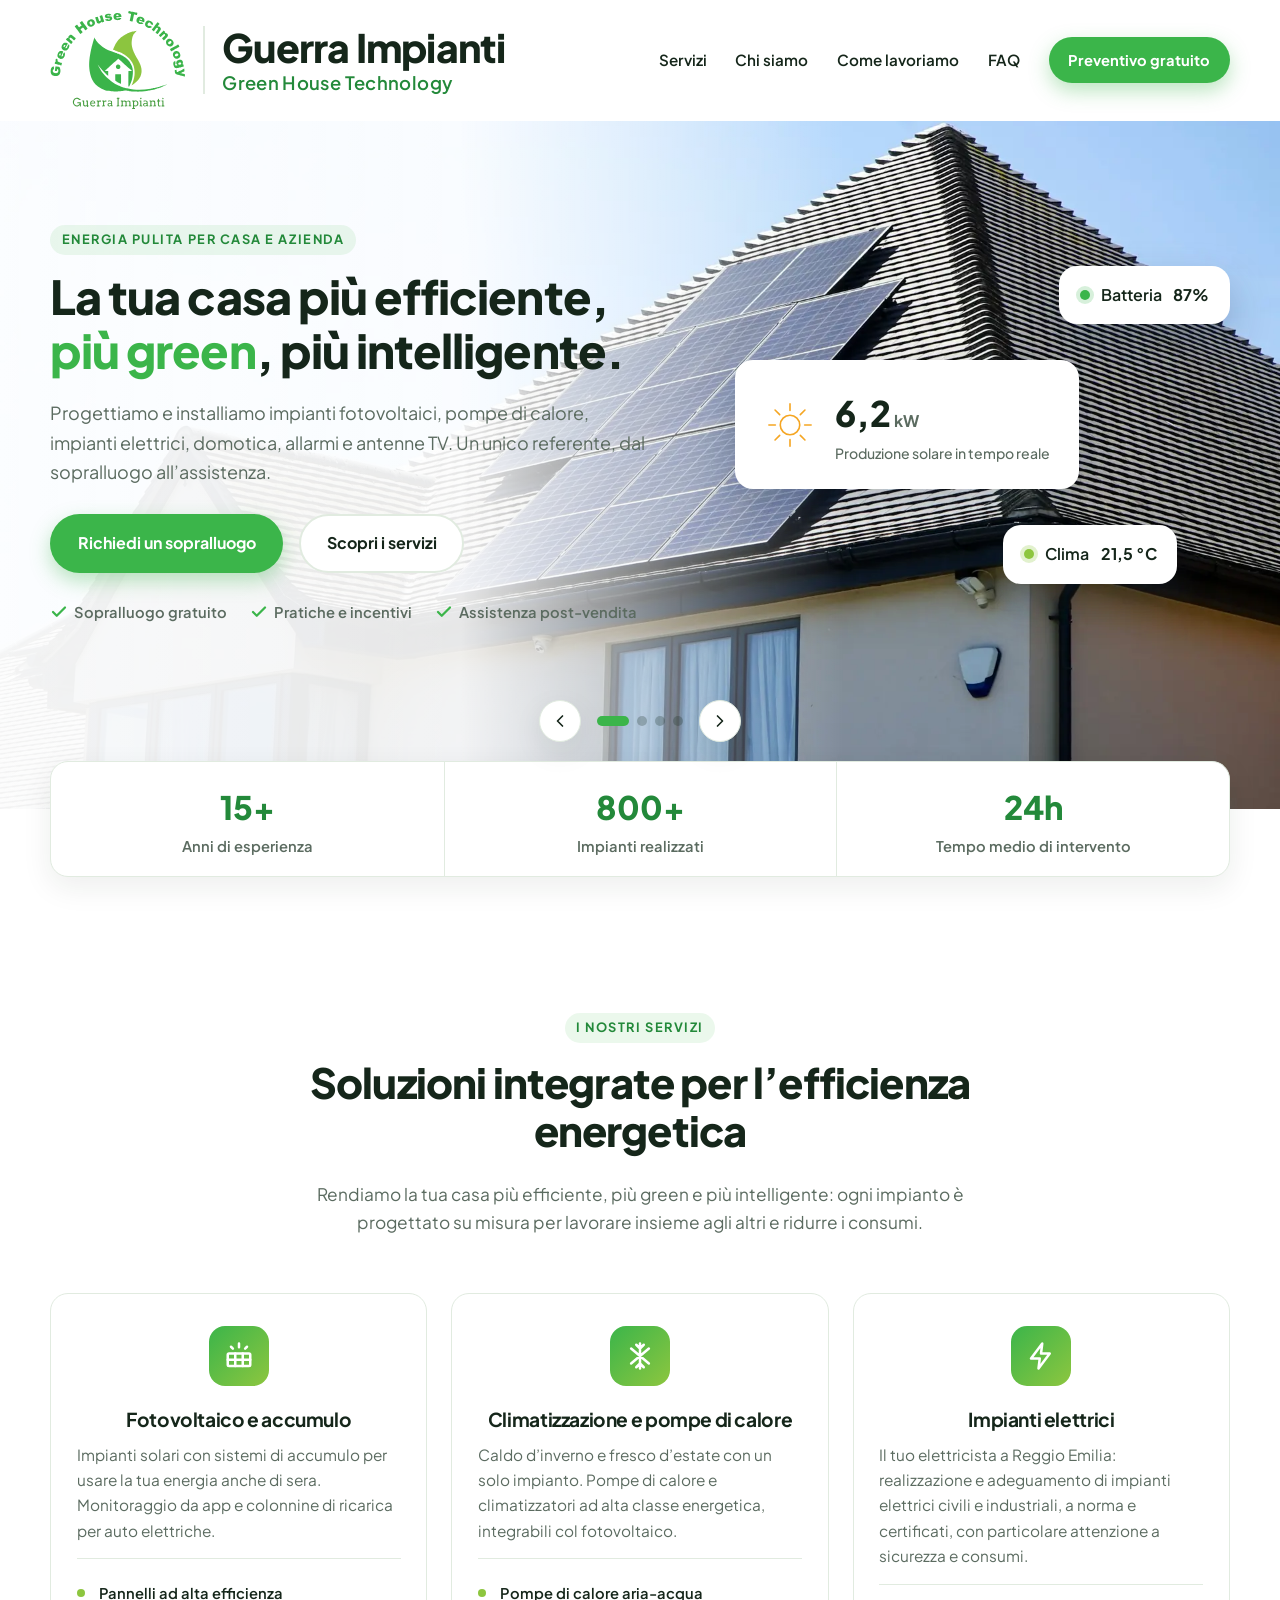
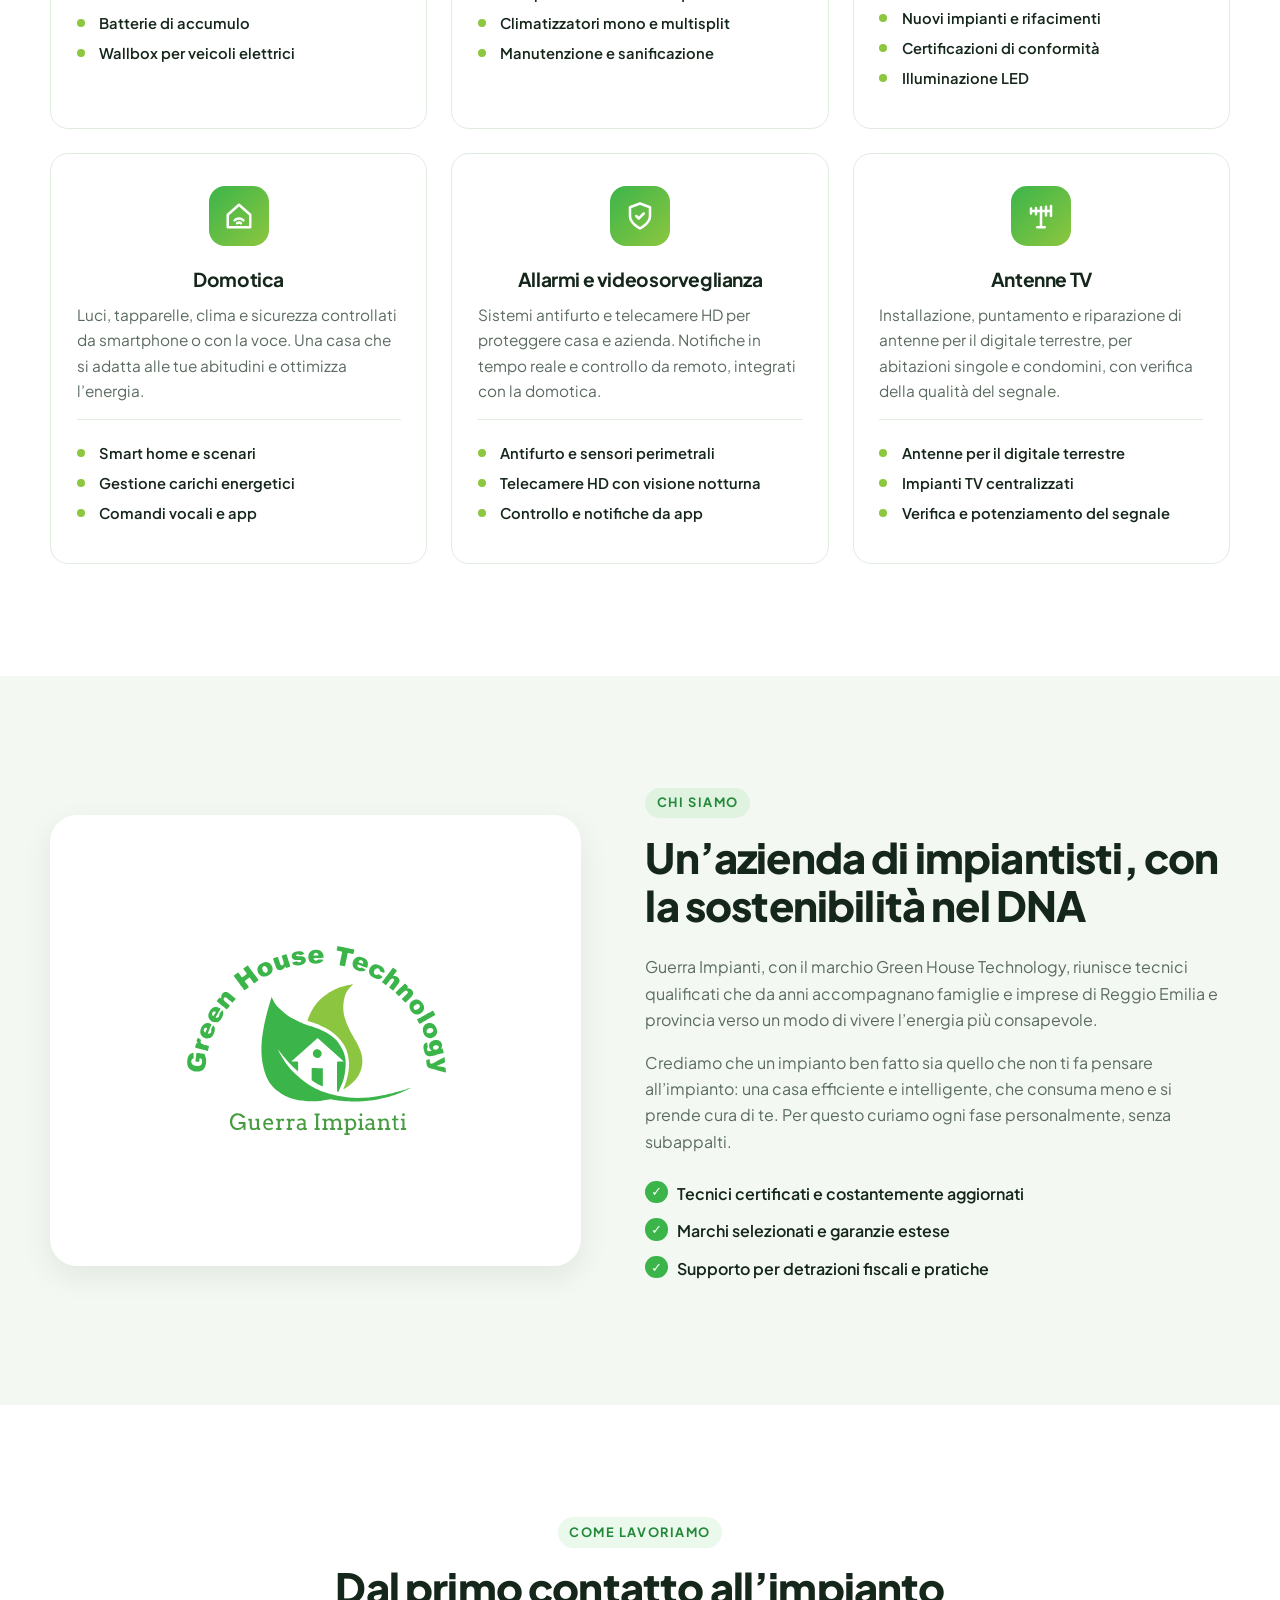
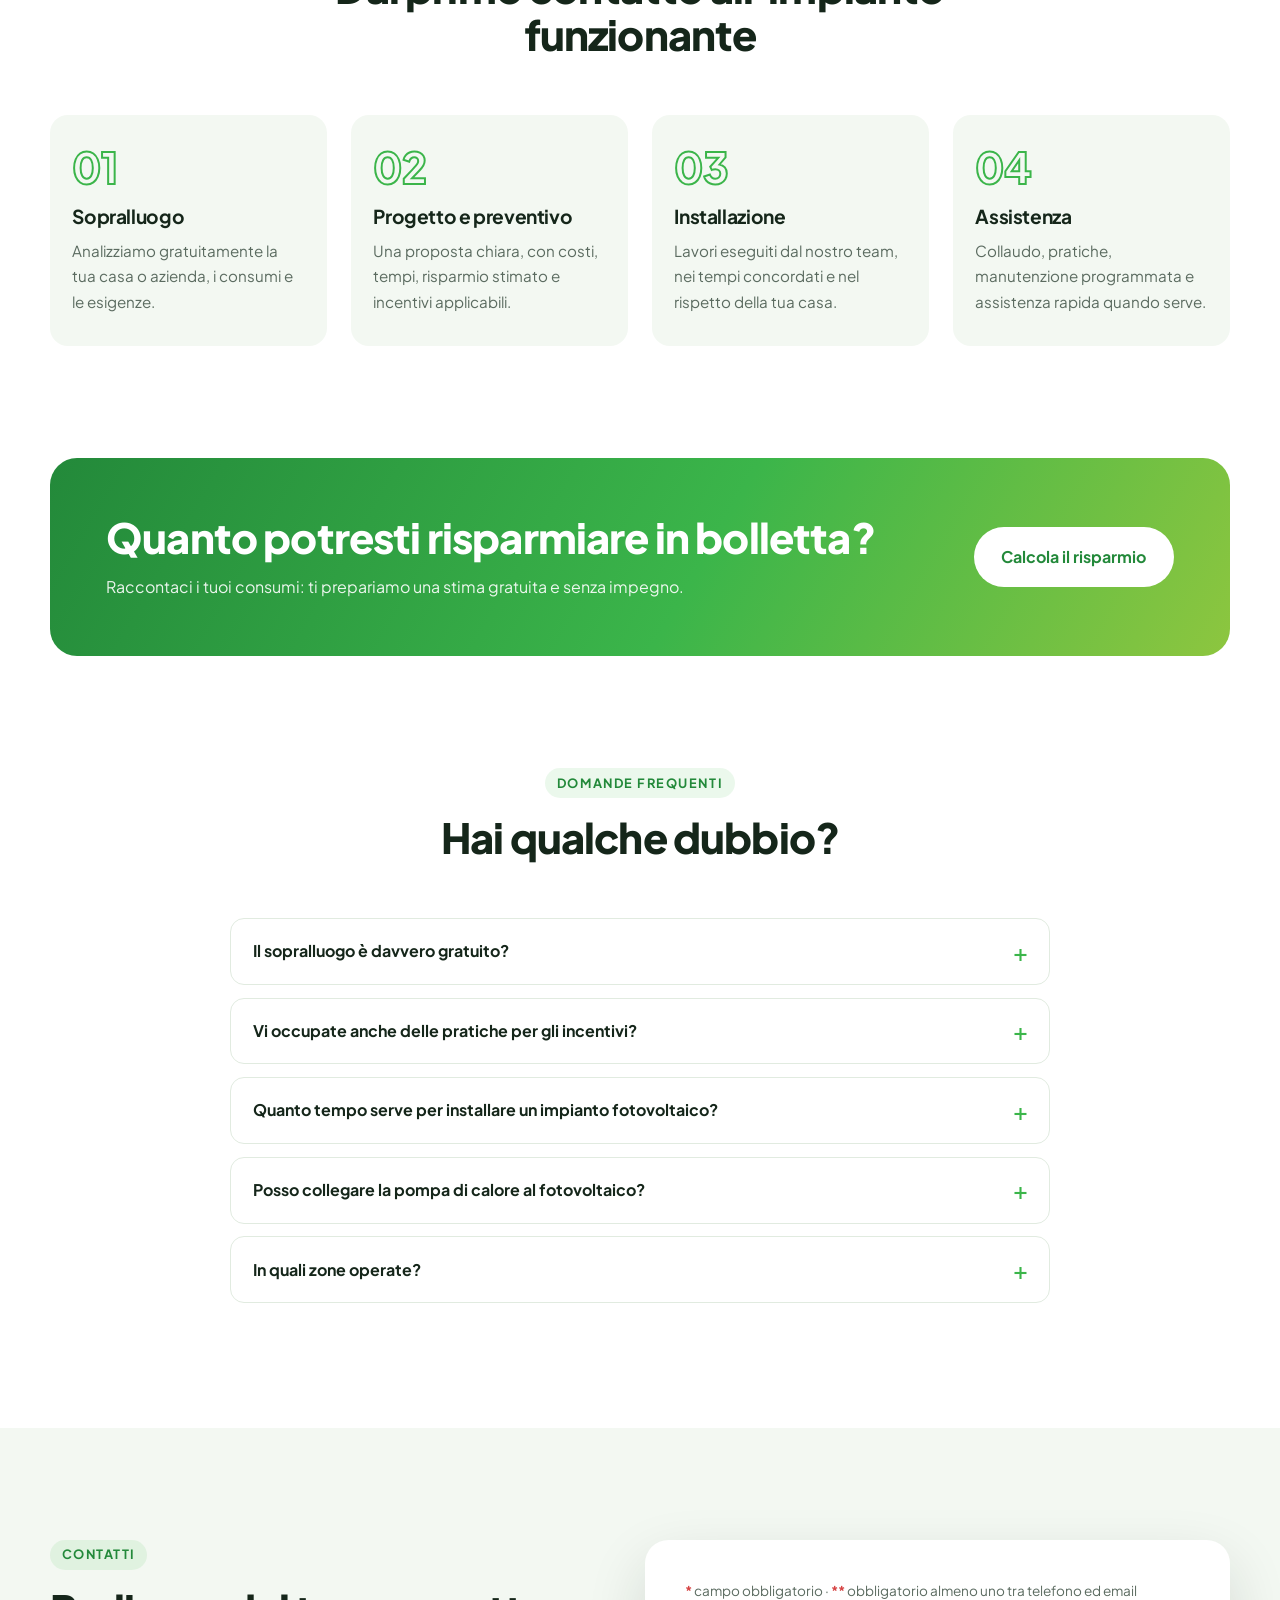
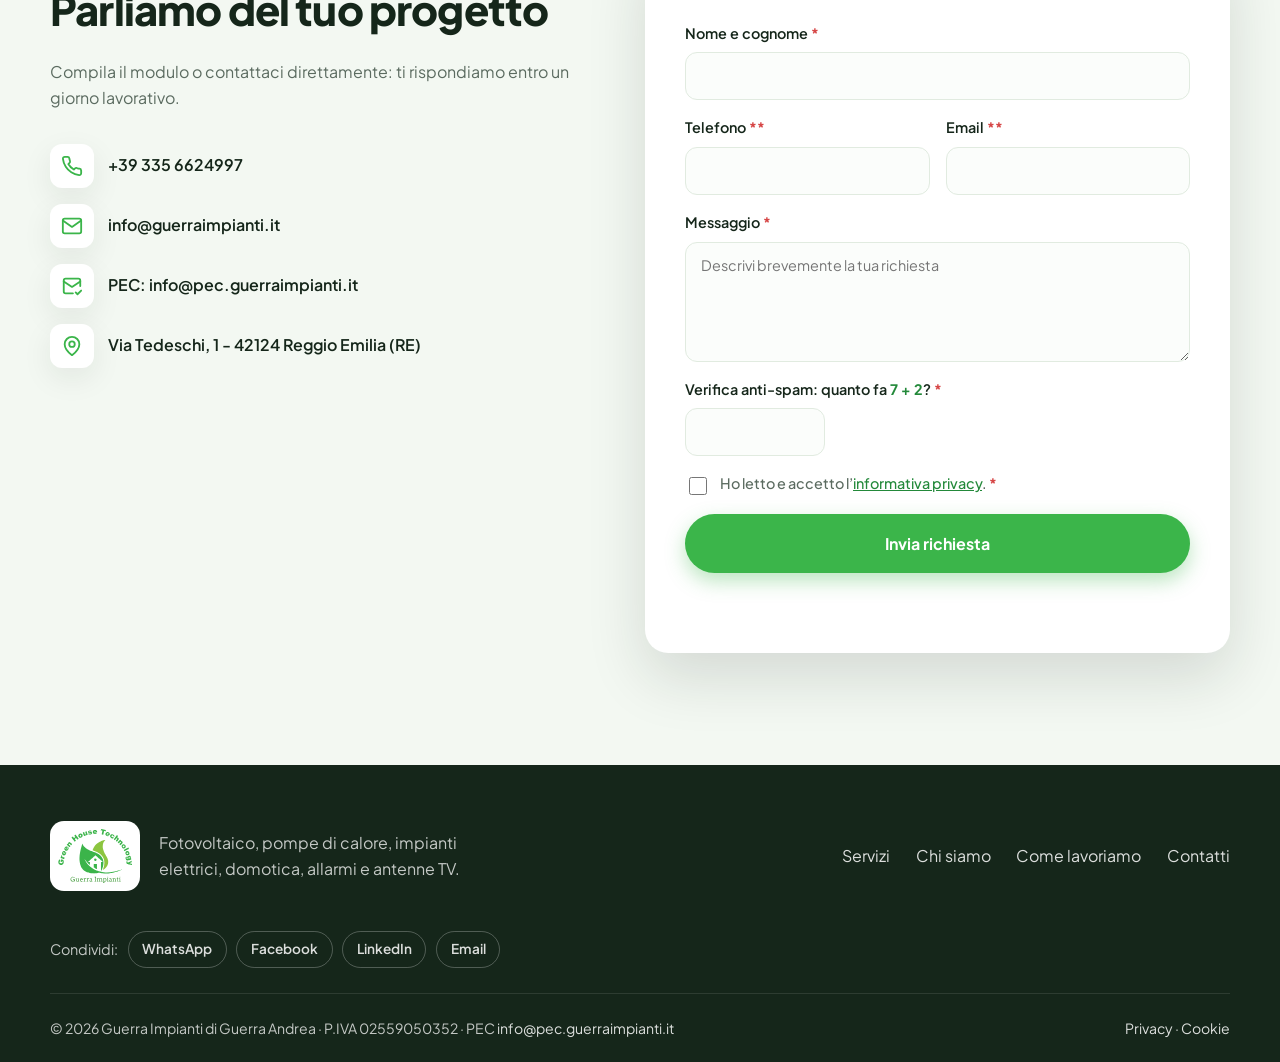
<file: index.html>
<!doctype html>
<html lang="it">
<head>
  <meta charset="utf-8">
  <meta name="viewport" content="width=device-width, initial-scale=1">
  <!-- SEO: titolo (~60 caratteri) e descrizione (~150) mostrati nei risultati di Google -->
  <title>Guerra Impianti | Elettricista, Fotovoltaico e Allarmi a Reggio Emilia</title>
  <meta name="description" content="Impianti elettrici, fotovoltaico, domotica e allarmi a Reggio Emilia: progettiamo e installiamo soluzioni per una casa più efficiente e sicura. Sopralluogo gratuito.">
  <meta name="robots" content="index, follow, max-image-preview:large">
  <!-- Dominio definitivo: www.guerraimpianti.it (usato anche nei tag og:, nei dati strutturati, in sitemap.xml e robots.txt) -->
  <link rel="canonical" href="https://www.guerraimpianti.it/">
  <meta name="theme-color" content="#3bb54a">

  <!-- Anteprima quando il link viene condiviso (WhatsApp, Facebook, LinkedIn...) -->
  <meta property="og:type" content="website">
  <meta property="og:locale" content="it_IT">
  <meta property="og:site_name" content="Guerra Impianti">
  <meta property="og:title" content="Guerra Impianti | Elettricista, Fotovoltaico e Allarmi a Reggio Emilia">
  <meta property="og:description" content="Impianti elettrici, fotovoltaico, domotica e allarmi a Reggio Emilia: progettiamo e installiamo soluzioni per una casa più efficiente e sicura. Sopralluogo gratuito.">
  <!-- TEMPORANEO finché www.guerraimpianti.it non è online: og:url e og:image puntano a GitHub Pages. Al passaggio al dominio definitivo ripristinare https://www.guerraimpianti.it/ -->
  <meta property="og:url" content="https://alexsani.github.io/guerraimpianti.it/">
  <meta property="og:image" content="https://alexsani.github.io/guerraimpianti.it/img/og-image.jpg">
  <meta property="og:image:type" content="image/jpeg">
  <meta property="og:image:width" content="1200">
  <meta property="og:image:height" content="630">
  <meta property="og:image:alt" content="Logo Guerra Impianti – Green House Technology">
  <meta name="twitter:card" content="summary_large_image">

  <link rel="icon" href="img/icon-512.png" type="image/png" sizes="512x512">
  <link rel="icon" href="img/logo.svg" type="image/svg+xml">
  <link rel="apple-touch-icon" href="img/apple-touch-icon.png" sizes="180x180">
  <!-- immagine principale della prima slide: la carichiamo subito (migliora la velocità percepita) -->
  <link rel="preload" as="image" type="image/webp" href="img/fotovoltaico-1920.webp" media="(min-width: 768px)" fetchpriority="high">
  <!-- font in locale (cartella fonts/): nessuna richiesta a Google Fonts -->
  <link rel="preload" as="font" type="font/woff2" href="fonts/plus-jakarta-sans-latin.woff2" crossorigin>
  <link rel="stylesheet" href="css/style.css?v=23">

  <!-- Dati strutturati per Google: scheda dell'attività locale -->
  <script type="application/ld+json">
  {
    "@context": "https://schema.org",
    "@type": ["Electrician", "HVACBusiness"],
    "@id": "https://www.guerraimpianti.it/#azienda",
    "name": "Guerra Impianti",
    "alternateName": "Green House Technology",
    "legalName": "Guerra Impianti di Guerra Andrea",
    "description": "Fotovoltaico con accumulo, pompe di calore e climatizzazione, impianti elettrici, domotica, allarmi e videosorveglianza a Reggio Emilia e provincia.",
    "url": "https://www.guerraimpianti.it/",
    "logo": "https://www.guerraimpianti.it/img/icon-512.png",
    "image": "https://www.guerraimpianti.it/img/og-image.jpg",
    "telephone": "+39 335 6624997",
    "email": "info@guerraimpianti.it",
    "vatID": "IT02559050352",
    "address": {
      "@type": "PostalAddress",
      "streetAddress": "Via Tedeschi, 1",
      "postalCode": "42124",
      "addressLocality": "Reggio Emilia",
      "addressRegion": "RE",
      "addressCountry": "IT"
    },
    "hasMap": "https://www.google.com/maps/search/?api=1&query=Via+Tedeschi+1%2C+42124+Reggio+Emilia+RE",
    "areaServed": { "@type": "AdministrativeArea", "name": "Provincia di Reggio Emilia" },
    "knowsAbout": ["Impianti fotovoltaici", "Sistemi di accumulo", "Pompe di calore", "Climatizzazione", "Impianti elettrici", "Domotica", "Allarmi", "Videosorveglianza", "Antenne TV", "Impianti TV centralizzati"],
    "hasOfferCatalog": {
      "@type": "OfferCatalog",
      "name": "Servizi",
      "itemListElement": [
        { "@type": "Offer", "itemOffered": { "@type": "Service", "name": "Fotovoltaico e accumulo" } },
        { "@type": "Offer", "itemOffered": { "@type": "Service", "name": "Climatizzazione e pompe di calore" } },
        { "@type": "Offer", "itemOffered": { "@type": "Service", "name": "Impianti elettrici" } },
        { "@type": "Offer", "itemOffered": { "@type": "Service", "name": "Domotica" } },
        { "@type": "Offer", "itemOffered": { "@type": "Service", "name": "Allarmi e videosorveglianza" } },
        { "@type": "Offer", "itemOffered": { "@type": "Service", "name": "Installazione antenne TV" } }
      ]
    }
  }
  </script>
  <!-- Dati strutturati: nome del sito mostrato da Google sopra il titolo nei risultati -->
  <script type="application/ld+json">
  {
    "@context": "https://schema.org",
    "@type": "WebSite",
    "name": "Guerra Impianti",
    "alternateName": ["Guerra Impianti – Green House Technology", "Green House Technology"],
    "url": "https://www.guerraimpianti.it/",
    "inLanguage": "it-IT",
    "publisher": { "@id": "https://www.guerraimpianti.it/#azienda" }
  }
  </script>
  <!-- Dati strutturati: domande frequenti (devono restare uguali al testo della sezione FAQ) -->
  <script type="application/ld+json">
  {
    "@context": "https://schema.org",
    "@type": "FAQPage",
    "mainEntity": [
      { "@type": "Question", "name": "Il sopralluogo è davvero gratuito?",
        "acceptedAnswer": { "@type": "Answer", "text": "Sì. Il sopralluogo e il preventivo sono gratuiti e senza impegno." } },
      { "@type": "Question", "name": "Vi occupate anche delle pratiche per gli incentivi?",
        "acceptedAnswer": { "@type": "Answer", "text": "Sì, gestiamo per te le pratiche burocratiche e ti indichiamo le detrazioni e gli incentivi a cui hai diritto in base alla normativa vigente." } },
      { "@type": "Question", "name": "Quanto tempo serve per installare un impianto fotovoltaico?",
        "acceptedAnswer": { "@type": "Answer", "text": "Per un impianto residenziale l’installazione richiede in genere da 1 a 3 giorni, a cui si aggiungono i tempi per l’allaccio alla rete." } },
      { "@type": "Question", "name": "Posso collegare la pompa di calore al fotovoltaico?",
        "acceptedAnswer": { "@type": "Answer", "text": "Assolutamente sì, ed è la combinazione ideale: la pompa di calore usa l’energia prodotta dai pannelli, riducendo al minimo i costi di riscaldamento e raffrescamento." } },
      { "@type": "Question", "name": "In quali zone operate?",
        "acceptedAnswer": { "@type": "Answer", "text": "Operiamo a Reggio Emilia, in tutta la provincia e nelle zone limitrofe. Contattaci per verificare la tua zona." } }
    ]
  }
  </script>
</head>
<body>

  <!-- ============ HEADER ============ -->
  <header class="header" id="top">
    <div class="container header__inner">
      <a href="#top" class="brand" aria-label="Guerra Impianti – torna su">
        <img src="img/logo.svg" alt="Guerra Impianti – Green House Technology" width="135" height="98">
        <span class="brand__text">
          <strong>Guerra Impianti</strong>
          <small>Green House Technology</small>
        </span>
      </a>

      <button class="nav-toggle" aria-label="Apri menu" aria-expanded="false" aria-controls="nav">
        <span></span><span></span><span></span>
      </button>

      <nav class="nav" id="nav">
        <a href="#servizi">Servizi</a>
        <a href="#chi-siamo">Chi siamo</a>
        <a href="#metodo">Come lavoriamo</a>
        <a href="#faq">FAQ</a>
        <a href="#contatti" class="btn btn--primary btn--sm">Preventivo gratuito</a>
      </nav>
    </div>
  </header>

  <main>

    <!-- Blocco iniziale: header + slider + numeri occupano l'altezza della finestra (desktop e tablet) -->
    <div class="intro">

    <!-- ============ HERO ============ -->
    <section class="hero slider" aria-roledescription="carousel" aria-label="In evidenza">
      <div class="slider__track">

      <!-- Slide 1: fotovoltaico -->
      <!-- Sfondo: img/fotovoltaico-1920.webp / -960.webp (impostato in css/style.css, .slide--fotovoltaico).
           Foto di Watt A Lot su Unsplash (Licenza Unsplash): https://unsplash.com/photos/Ja8t8nJN2I4 -->
      <div class="slide slide--fotovoltaico is-active" role="group" aria-roledescription="slide" aria-label="1 di 4">
      <div class="container hero__inner">
        <div class="hero__content">
          <span class="eyebrow">Energia pulita per casa e azienda</span>
          <h1>La tua casa più efficiente, <span class="accent">più green</span>, più intelligente.</h1>
          <p class="lead">Progettiamo e installiamo impianti fotovoltaici, pompe di calore, impianti elettrici, domotica, allarmi e antenne TV. Un unico referente, dal sopralluogo all’assistenza.</p>
          <div class="hero__actions">
            <a href="#contatti" class="btn btn--primary">Richiedi un sopralluogo</a>
            <a href="#servizi" class="btn btn--ghost">Scopri i servizi</a>
          </div>
          <ul class="hero__badges">
            <li><svg viewBox="0 0 24 24"><path d="M20 6 9 17l-5-5"/></svg>Sopralluogo gratuito</li>
            <li><svg viewBox="0 0 24 24"><path d="M20 6 9 17l-5-5"/></svg>Pratiche e incentivi</li>
            <li><svg viewBox="0 0 24 24"><path d="M20 6 9 17l-5-5"/></svg>Assistenza post-vendita</li>
          </ul>
        </div>

        <div class="hero__visual" aria-hidden="true">
          <div class="hero__card hero__card--main">
            <svg viewBox="0 0 64 64" class="hero__icon"><circle cx="32" cy="32" r="12"/><path d="M32 6v8M32 50v8M6 32h8M50 32h8M13.6 13.6l5.7 5.7M44.7 44.7l5.7 5.7M13.6 50.4l5.7-5.7M44.7 19.3l5.7-5.7"/></svg>
            <div>
              <span class="hero__kpi" data-count="6.2" data-decimals="1">0</span><span class="hero__unit"> kW</span>
              <p>Produzione solare in tempo reale</p>
            </div>
          </div>
          <div class="hero__card hero__card--a">
            <span class="dot dot--green"></span> Batteria <strong>87%</strong>
          </div>
          <div class="hero__card hero__card--b">
            <span class="dot dot--lime"></span> Clima <strong>21,5 °C</strong>
          </div>
        </div>
      </div>
      </div>

      <!-- Slide 2: impianti elettrici civili (fondo verde scuro, immagine a destra che sfuma sul testo) -->
      <div class="slide slide--dark slide--image slide--elettrici" role="group" aria-roledescription="slide" aria-label="2 di 4" aria-hidden="true">
        <div class="slide__media" aria-hidden="true">
          <!-- Foto Unsplash (Licenza Unsplash): https://unsplash.com/photos/PkHf7BUWbtk -->
          <img src="img/elettrici-1600.webp" srcset="img/elettrici-800.webp 800w, img/elettrici-1600.webp 1600w" sizes="(max-width: 767px) 100vw, 64vw" alt="Elettricista che collauda un quadro elettrico con il multimetro" width="1600" height="1200" decoding="async" fetchpriority="low">
          <div class="hero__card hero__card--a">
            <span class="dot dot--green"></span> Impianto <strong>a norma</strong>
          </div>
          <div class="hero__card hero__card--b">
            <svg viewBox="0 0 24 24" class="hero__card-icon hero__card-icon--bolt"><path d="M13 2 4 14h7l-1 8 9-12h-7z"/></svg>
            <span>Salvavita <strong>attivo</strong></span>
          </div>
        </div>

        <div class="container hero__inner">
          <div class="hero__content">
            <span class="eyebrow">Impianti elettrici civili</span>
            <h2 class="hero__title">Impianti elettrici <span class="accent">sicuri e a norma</span> per la tua casa.</h2>
            <p class="lead">Nuovi impianti, rifacimenti e adeguamenti con certificazione di conformità. Quadri elettrici, illuminazione LED e predisposizioni per fotovoltaico, wallbox e domotica.</p>
            <div class="hero__actions">
              <a href="#contatti" class="btn btn--primary">Richiedi un preventivo</a>
              <a href="#servizi" class="btn btn--ghost">Scopri i servizi</a>
            </div>
            <ul class="hero__badges">
              <li><svg viewBox="0 0 24 24"><path d="M20 6 9 17l-5-5"/></svg>Certificazione di conformità</li>
              <li><svg viewBox="0 0 24 24"><path d="M20 6 9 17l-5-5"/></svg>Quadri e salvavita</li>
              <li><svg viewBox="0 0 24 24"><path d="M20 6 9 17l-5-5"/></svg>Illuminazione LED</li>
            </ul>
          </div>
        </div>
      </div>

      <!-- Slide 3: domotica -->
      <div class="slide slide--dark slide--image slide--domotica" role="group" aria-roledescription="slide" aria-label="3 di 4" aria-hidden="true">
        <div class="slide__media" aria-hidden="true">
          <!-- Illustrazione originale: sostituibile con una foto, es. <img src="img/domotica.jpg" alt="..."> -->
          <img src="img/domotica.svg" alt="Casa domotica collegata allo smartphone per gestire luci, clima e consumi" width="1200" height="900" decoding="async" fetchpriority="low">
          <div class="hero__card hero__card--a">
            <span class="switch is-on"></span> Scenario <strong>“Sera”</strong>
          </div>
          <div class="hero__card hero__card--b">
            <span class="dot dot--lime"></span> Clima <strong>20 °C</strong>
          </div>
        </div>

      <div class="container hero__inner">
        <div class="hero__content">
          <span class="eyebrow">Domotica e smart home</span>
          <h2 class="hero__title">Una casa che <span class="accent">pensa</span> per te, anche quando non ci sei.</h2>
          <p class="lead">Luci, tapparelle, clima, sicurezza e consumi in un’unica app. Scenari automatici e comandi vocali per più comfort e meno sprechi.</p>
          <div class="hero__actions">
            <a href="#contatti" class="btn btn--primary">Progetta la tua smart home</a>
            <a href="#servizi" class="btn btn--ghost">Scopri la domotica</a>
          </div>
          <ul class="hero__badges">
            <li><svg viewBox="0 0 24 24"><path d="M20 6 9 17l-5-5"/></svg>Controllo da smartphone</li>
            <li><svg viewBox="0 0 24 24"><path d="M20 6 9 17l-5-5"/></svg>Comandi vocali</li>
            <li><svg viewBox="0 0 24 24"><path d="M20 6 9 17l-5-5"/></svg>Integrazione col fotovoltaico</li>
          </ul>
        </div>
      </div>
      </div>

      <!-- Slide 4: allarmi (immagine a destra che sfuma sul testo) -->
      <div class="slide slide--dark slide--image slide--allarmi" role="group" aria-roledescription="slide" aria-label="4 di 4" aria-hidden="true">
        <div class="slide__media" aria-hidden="true">
          <!-- Foto Unsplash (Licenza Unsplash): https://unsplash.com/photos/gTWLxJOsCGk -->
          <img src="img/allarme-1600.webp" srcset="img/allarme-800.webp 800w, img/allarme-1600.webp 1600w" sizes="(max-width: 767px) 100vw, 64vw" alt="Casa illuminata di notte protetta da sistema di allarme e videosorveglianza" width="1600" height="1067" decoding="async" fetchpriority="low">
          <div class="hero__card hero__card--a">
            <span class="dot dot--green"></span> Sistema <strong>armato</strong>
          </div>
          <div class="hero__card hero__card--b">
            <svg viewBox="0 0 24 24" class="hero__card-icon"><path d="M23 7 16 12l7 5V7z"/><rect x="1" y="5" width="15" height="14" rx="2"/></svg>
            <span>Movimento rilevato<br><small>Giardino · 22:14</small></span>
          </div>
        </div>

        <div class="container hero__inner">
          <div class="hero__content">
            <span class="eyebrow">Allarmi e videosorveglianza</span>
            <h2 class="hero__title">Sicurezza <span class="accent">sempre attiva</span>, ovunque tu sia.</h2>
            <p class="lead">Antifurto, sensori perimetrali e telecamere HD collegati al tuo smartphone. Ricevi una notifica in tempo reale e controlla la casa da remoto.</p>
            <div class="hero__actions">
              <a href="#contatti" class="btn btn--primary">Proteggi la tua casa</a>
              <a href="#servizi" class="btn btn--ghost">Scopri le soluzioni</a>
            </div>
            <ul class="hero__badges">
              <li><svg viewBox="0 0 24 24"><path d="M20 6 9 17l-5-5"/></svg>Notifiche in tempo reale</li>
              <li><svg viewBox="0 0 24 24"><path d="M20 6 9 17l-5-5"/></svg>Telecamere HD</li>
              <li><svg viewBox="0 0 24 24"><path d="M20 6 9 17l-5-5"/></svg>Integrato con la domotica</li>
            </ul>
          </div>
        </div>
      </div>

      </div>

      <div class="slider__controls">
        <button class="slider__arrow" data-dir="-1" aria-label="Slide precedente">
          <svg viewBox="0 0 24 24"><path d="m15 18-6-6 6-6"/></svg>
        </button>
        <div class="slider__dots" role="tablist" aria-label="Scegli la slide"></div>
        <button class="slider__arrow" data-dir="1" aria-label="Slide successiva">
          <svg viewBox="0 0 24 24"><path d="m9 18 6-6-6-6"/></svg>
        </button>
      </div>
    </section>

    <!-- ============ NUMERI ============ -->
    <section class="stats">
      <div class="container stats__grid">
        <!-- TODO: sostituire con i numeri reali dell'azienda -->
        <div class="stat reveal"><span class="stat__num" data-count="15">0</span><span class="stat__plus">+</span><p>Anni di esperienza</p></div>
        <div class="stat reveal"><span class="stat__num" data-count="800">0</span><span class="stat__plus">+</span><p>Impianti realizzati</p></div>
        <div class="stat reveal"><span class="stat__num" data-count="24">0</span><span class="stat__plus">h</span><p>Tempo medio di intervento</p></div>
      </div>
    </section>

    </div><!-- /.intro -->

    <!-- ============ SERVIZI ============ -->
    <section class="section" id="servizi">
      <div class="container">
        <div class="section__head reveal">
          <span class="eyebrow">I nostri servizi</span>
          <h2>Soluzioni integrate per l’efficienza energetica</h2>
          <p>Rendiamo la tua casa più efficiente, più green e più intelligente: ogni impianto è progettato su misura per lavorare insieme agli altri e ridurre i consumi.</p>
        </div>

        <div class="services">
          <article class="service reveal">
            <div class="service__icon">
              <svg viewBox="0 0 24 24"><rect x="3" y="10" width="18" height="10" rx="1"/><path d="M3 15h18M9 10v10M15 10v10M12 2v3M5.6 4.6l1.5 1.5M18.4 4.6l-1.5 1.5"/></svg>
            </div>
            <h3>Fotovoltaico e accumulo</h3>
            <p>Impianti solari con sistemi di accumulo per usare la tua energia anche di sera. Monitoraggio da app e colonnine di ricarica per auto elettriche.</p>
            <ul>
              <li>Pannelli ad alta efficienza</li>
              <li>Batterie di accumulo</li>
              <li>Wallbox per veicoli elettrici</li>
            </ul>
          </article>

          <article class="service reveal">
            <div class="service__icon">
              <svg viewBox="0 0 24 24"><path d="M12 2v20M4.9 6l14.2 12M19.1 6 4.9 18M9 3l3 3 3-3M9 21l3-3 3 3"/></svg>
            </div>
            <h3>Climatizzazione e pompe di calore</h3>
            <p>Caldo d’inverno e fresco d’estate con un solo impianto. Pompe di calore e climatizzatori ad alta classe energetica, integrabili col fotovoltaico.</p>
            <ul>
              <li>Pompe di calore aria-acqua</li>
              <li>Climatizzatori mono e multisplit</li>
              <li>Manutenzione e sanificazione</li>
            </ul>
          </article>

          <article class="service reveal">
            <div class="service__icon">
              <svg viewBox="0 0 24 24"><path d="M13 2 4 14h7l-1 8 9-12h-7z"/></svg>
            </div>
            <h3>Impianti elettrici</h3>
            <p>Il tuo elettricista a Reggio Emilia: realizzazione e adeguamento di impianti elettrici civili e industriali, a norma e certificati, con particolare attenzione a sicurezza e consumi.</p>
            <ul>
              <li>Nuovi impianti e rifacimenti</li>
              <li>Certificazioni di conformità</li>
              <li>Illuminazione LED</li>
            </ul>
          </article>

          <article class="service reveal">
            <div class="service__icon">
              <svg viewBox="0 0 24 24"><path d="M3 11 12 3l9 8v10H3z"/><path d="M8.5 15.5a5 5 0 0 1 7 0M10.5 17.8a2 2 0 0 1 3 0"/></svg>
            </div>
            <h3>Domotica</h3>
            <p>Luci, tapparelle, clima e sicurezza controllati da smartphone o con la voce. Una casa che si adatta alle tue abitudini e ottimizza l’energia.</p>
            <ul>
              <li>Smart home e scenari</li>
              <li>Gestione carichi energetici</li>
              <li>Comandi vocali e app</li>
            </ul>
          </article>

          <article class="service reveal">
            <div class="service__icon">
              <svg viewBox="0 0 24 24"><path d="M12 22s8-4 8-10V5l-8-3-8 3v7c0 6 8 10 8 10z"/><path d="m9 12 2 2 4-4"/></svg>
            </div>
            <h3>Allarmi e videosorveglianza</h3>
            <p>Sistemi antifurto e telecamere HD per proteggere casa e azienda. Notifiche in tempo reale e controllo da remoto, integrati con la domotica.</p>
            <ul>
              <li>Antifurto e sensori perimetrali</li>
              <li>Telecamere HD con visione notturna</li>
              <li>Controllo e notifiche da app</li>
            </ul>
          </article>

          <article class="service reveal">
            <div class="service__icon">
              <svg viewBox="0 0 24 24"><path d="M20 4v8M16 4.5v7M12 5v16M8 5.5v5M4 6v4M20 8H4M9 21h6"/></svg>
            </div>
            <h3>Antenne TV</h3>
            <p>Installazione, puntamento e riparazione di antenne per il digitale terrestre, per abitazioni singole e condomini, con verifica della qualità del segnale.</p>
            <ul>
              <li>Antenne per il digitale terrestre</li>
              <li>Impianti TV centralizzati</li>
              <li>Verifica e potenziamento del segnale</li>
            </ul>
          </article>
        </div>
      </div>
    </section>

    <!-- ============ CHI SIAMO ============ -->
    <section class="section section--alt" id="chi-siamo">
      <div class="container about">
        <div class="about__media reveal">
          <!-- TODO: sostituire con una foto del team o di un lavoro, es. <img src="img/team.jpg" alt="..."> -->
          <div class="about__placeholder">
            <img src="img/logo.svg" alt="Logo Guerra Impianti – Green House Technology" width="260">
          </div>
        </div>
        <div class="about__content reveal">
          <span class="eyebrow">Chi siamo</span>
          <h2>Un’azienda di impiantisti, con la sostenibilità nel DNA</h2>
          <p>Guerra Impianti, con il marchio Green House Technology, riunisce tecnici qualificati che da anni accompagnano famiglie e imprese di Reggio Emilia e provincia verso un modo di vivere l’energia più consapevole.</p>
          <p>Crediamo che un impianto ben fatto sia quello che non ti fa pensare all’impianto: una casa efficiente e intelligente, che consuma meno e si prende cura di te. Per questo curiamo ogni fase personalmente, senza subappalti.</p>
          <ul class="checklist">
            <li>Tecnici certificati e costantemente aggiornati</li>
            <li>Marchi selezionati e garanzie estese</li>
            <li>Supporto per detrazioni fiscali e pratiche</li>
          </ul>
        </div>
      </div>
    </section>

    <!-- ============ METODO ============ -->
    <section class="section" id="metodo">
      <div class="container">
        <div class="section__head reveal">
          <span class="eyebrow">Come lavoriamo</span>
          <h2>Dal primo contatto all’impianto funzionante</h2>
        </div>
        <ol class="steps">
          <li class="step reveal">
            <span class="step__num">01</span>
            <h3>Sopralluogo</h3>
            <p>Analizziamo gratuitamente la tua casa o azienda, i consumi e le esigenze.</p>
          </li>
          <li class="step reveal">
            <span class="step__num">02</span>
            <h3>Progetto e preventivo</h3>
            <p>Una proposta chiara, con costi, tempi, risparmio stimato e incentivi applicabili.</p>
          </li>
          <li class="step reveal">
            <span class="step__num">03</span>
            <h3>Installazione</h3>
            <p>Lavori eseguiti dal nostro team, nei tempi concordati e nel rispetto della tua casa.</p>
          </li>
          <li class="step reveal">
            <span class="step__num">04</span>
            <h3>Assistenza</h3>
            <p>Collaudo, pratiche, manutenzione programmata e assistenza rapida quando serve.</p>
          </li>
        </ol>
      </div>
    </section>

    <!-- ============ CTA ============ -->
    <section class="cta">
      <div class="container cta__inner reveal">
        <div>
          <h2>Quanto potresti risparmiare in bolletta?</h2>
          <p>Raccontaci i tuoi consumi: ti prepariamo una stima gratuita e senza impegno.</p>
        </div>
        <a href="#contatti" class="btn btn--light">Calcola il risparmio</a>
      </div>
    </section>

    <!-- ============ FAQ ============ -->
    <section class="section" id="faq">
      <div class="container container--narrow">
        <div class="section__head reveal">
          <span class="eyebrow">Domande frequenti</span>
          <h2>Hai qualche dubbio?</h2>
        </div>
        <div class="faq">
          <details class="reveal">
            <summary>Il sopralluogo è davvero gratuito?</summary>
            <p>Sì. Il sopralluogo e il preventivo sono gratuiti e senza impegno.</p>
          </details>
          <details class="reveal">
            <summary>Vi occupate anche delle pratiche per gli incentivi?</summary>
            <p>Sì, gestiamo per te le pratiche burocratiche e ti indichiamo le detrazioni e gli incentivi a cui hai diritto in base alla normativa vigente.</p>
          </details>
          <details class="reveal">
            <summary>Quanto tempo serve per installare un impianto fotovoltaico?</summary>
            <p>Per un impianto residenziale l’installazione richiede in genere da 1 a 3 giorni, a cui si aggiungono i tempi per l’allaccio alla rete.</p>
          </details>
          <details class="reveal">
            <summary>Posso collegare la pompa di calore al fotovoltaico?</summary>
            <p>Assolutamente sì, ed è la combinazione ideale: la pompa di calore usa l’energia prodotta dai pannelli, riducendo al minimo i costi di riscaldamento e raffrescamento.</p>
          </details>
          <details class="reveal">
            <summary>In quali zone operate?</summary>
            <p>Operiamo a Reggio Emilia, in tutta la provincia e nelle zone limitrofe. Contattaci per verificare la tua zona.</p>
          </details>
        </div>
      </div>
    </section>

    <!-- ============ CONTATTI ============ -->
    <section class="section section--alt" id="contatti">
      <div class="container contact">
        <div class="contact__info reveal">
          <span class="eyebrow">Contatti</span>
          <h2>Parliamo del tuo progetto</h2>
          <p>Compila il modulo o contattaci direttamente: ti rispondiamo entro un giorno lavorativo.</p>

          <!-- TODO: inserire i recapiti reali -->
          <ul class="contact__list">
            <li>
              <svg viewBox="0 0 24 24"><path d="M22 16.9v3a2 2 0 0 1-2.2 2 19.8 19.8 0 0 1-8.6-3.1 19.5 19.5 0 0 1-6-6A19.8 19.8 0 0 1 2.1 4.2 2 2 0 0 1 4.1 2h3a2 2 0 0 1 2 1.7c.1 1 .4 1.9.7 2.8a2 2 0 0 1-.5 2.1L8 9.9a16 16 0 0 0 6 6l1.3-1.3a2 2 0 0 1 2.1-.4c.9.3 1.8.6 2.8.7a2 2 0 0 1 1.7 2z"/></svg>
              <a href="tel:+393356624997">+39 335 6624997</a>
            </li>
            <li>
              <svg viewBox="0 0 24 24"><rect x="2" y="4" width="20" height="16" rx="2"/><path d="m22 6-10 7L2 6"/></svg>
              <a href="mailto:info@guerraimpianti.it">info@guerraimpianti.it</a>
            </li>
            <li>
              <svg viewBox="0 0 24 24"><path d="M21 12V6a2 2 0 0 0-2-2H5a2 2 0 0 0-2 2v12a2 2 0 0 0 2 2h8"/><path d="m21 7-9 6-9-6"/><path d="m16 19 2 2 4-4"/></svg>
              <span>PEC: <a href="mailto:info@pec.guerraimpianti.it">info@pec.guerraimpianti.it</a></span>
            </li>
            <li>
              <svg viewBox="0 0 24 24"><path d="M12 22s8-6 8-12a8 8 0 0 0-16 0c0 6 8 12 8 12z"/><circle cx="12" cy="10" r="3"/></svg>
              Via Tedeschi, 1 - 42124 Reggio Emilia (RE)
            </li>
          </ul>
        </div>

        <!--
          Il modulo non ha un backend. Per riceverlo via email puoi usare un servizio
          come Formspree o Netlify Forms: imposta action="https://formspree.io/f/IL_TUO_ID"
          e rimuovi l'attributo data-demo.
        -->
        <form class="form reveal" action="#" method="post" data-demo novalidate>
          <p class="form__hint"><span class="req" aria-hidden="true">*</span> campo obbligatorio · <span class="req" aria-hidden="true">**</span> obbligatorio almeno uno tra telefono ed email</p>

          <label>Nome e cognome <span class="req" aria-hidden="true">*</span>
            <input type="text" name="nome" autocomplete="name" required aria-describedby="err-nome">
            <span class="field-error" id="err-nome" hidden>Obbligatorio</span>
          </label>

          <div class="form__row">
            <label>Telefono <span class="req" aria-hidden="true">**</span>
              <input type="tel" name="telefono" autocomplete="tel" inputmode="tel" aria-describedby="err-telefono err-recapito">
              <span class="field-error" id="err-telefono" hidden></span>
            </label>
            <label>Email <span class="req" aria-hidden="true">**</span>
              <input type="email" name="email" autocomplete="email" aria-describedby="err-email err-recapito">
              <span class="field-error" id="err-email" hidden></span>
            </label>
          </div>
          <p class="field-error field-error--group" id="err-recapito" hidden>Obbligatorio telefono o email</p>

          <label>Messaggio <span class="req" aria-hidden="true">*</span>
            <textarea name="messaggio" rows="4" placeholder="Descrivi brevemente la tua richiesta" required aria-describedby="err-messaggio"></textarea>
            <span class="field-error" id="err-messaggio" hidden>Obbligatorio</span>
          </label>

          <!-- Verifica anti-spam senza servizi esterni né cookie: domanda generata da js/main.js -->
          <label class="form__captcha">Verifica anti-spam: quanto fa <strong class="captcha__q">3 + 4</strong>? <span class="req" aria-hidden="true">*</span>
            <input type="text" name="verifica" inputmode="numeric" autocomplete="off" maxlength="3" required aria-describedby="err-verifica">
            <span class="field-error" id="err-verifica" hidden>Obbligatorio</span>
          </label>
          <!-- Campo trappola per i bot: invisibile alle persone, deve restare vuoto (nome compatibile con Formspree) -->
          <div class="form__hp" aria-hidden="true">
            <label>Non compilare questo campo <input type="text" name="_gotcha" tabindex="-1" autocomplete="off"></label>
          </div>

          <label class="form__check">
            <input type="checkbox" name="privacy" required aria-describedby="err-privacy">
            <span>Ho letto e accetto l’<a href="privacy.html" target="_blank" rel="noopener">informativa privacy</a>. <span class="req" aria-hidden="true">*</span></span>
          </label>
          <p class="field-error field-error--check" id="err-privacy" hidden>Obbligatorio</p>

          <button type="submit" class="btn btn--primary btn--block">Invia richiesta</button>
          <p class="form__status" role="status" aria-live="polite"></p>

          <!-- Conferma mostrata al posto del modulo dopo l'invio -->
          <div class="form__success" hidden>
            <div class="form__success-icon" aria-hidden="true">
              <svg viewBox="0 0 24 24"><path d="M20 6 9 17l-5-5"/></svg>
            </div>
            <h3 tabindex="-1">Grazie per averci contattato!</h3>
            <p>Abbiamo ricevuto la tua richiesta: ti risponderemo il prima possibile.</p>
            <button type="button" class="btn btn--ghost btn--sm form__again">Invia un’altra richiesta</button>
          </div>
        </form>
      </div>
    </section>

  </main>

  <!-- ============ FOOTER ============ -->
  <footer class="footer">
    <div class="container footer__inner">
      <div class="footer__brand">
        <img src="img/logo.svg" alt="Guerra Impianti – Green House Technology" width="90">
        <p>Fotovoltaico, pompe di calore, impianti elettrici, domotica, allarmi e antenne TV.</p>
      </div>
      <nav class="footer__nav" aria-label="Navigazione secondaria">
        <a href="#servizi">Servizi</a>
        <a href="#chi-siamo">Chi siamo</a>
        <a href="#metodo">Come lavoriamo</a>
        <a href="#contatti">Contatti</a>
      </nav>
    </div>
    <!-- Condivisione: semplici link, nessuno script esterno né tracciamento -->
    <div class="container footer__share">
      <span>Condividi:</span>
      <button type="button" class="share-btn share-btn--native" hidden>
        <svg viewBox="0 0 24 24" aria-hidden="true"><circle cx="18" cy="5" r="3"/><circle cx="6" cy="12" r="3"/><circle cx="18" cy="19" r="3"/><path d="m8.6 13.5 6.8 4M15.4 6.5l-6.8 4"/></svg>
        Condividi
      </button>
      <a class="share-btn" href="https://wa.me/?text=Guerra%20Impianti%20%E2%80%93%20fotovoltaico%2C%20pompe%20di%20calore%2C%20domotica%20e%20allarmi%20a%20Reggio%20Emilia%20https%3A%2F%2Fwww.guerraimpianti.it%2F" target="_blank" rel="noopener">WhatsApp</a>
      <a class="share-btn" href="https://www.facebook.com/sharer/sharer.php?u=https%3A%2F%2Fwww.guerraimpianti.it%2F" target="_blank" rel="noopener">Facebook</a>
      <a class="share-btn" href="https://www.linkedin.com/sharing/share-offsite/?url=https%3A%2F%2Fwww.guerraimpianti.it%2F" target="_blank" rel="noopener">LinkedIn</a>
      <a class="share-btn" href="mailto:?subject=Guerra%20Impianti%20%E2%80%93%20Green%20House%20Technology&amp;body=Ti%20segnalo%20questo%20sito%3A%20https%3A%2F%2Fwww.guerraimpianti.it%2F">Email</a>
    </div>
    <div class="container footer__bottom">
      <p>© <span id="year"></span> Guerra Impianti di Guerra Andrea · P.IVA 02559050352 · PEC <a href="mailto:info@pec.guerraimpianti.it">info@pec.guerraimpianti.it</a></p>
      <p><a href="privacy.html">Privacy</a> · <a href="cookie.html">Cookie</a></p>
    </div>
  </footer>

  <a href="#top" class="to-top" aria-label="Torna su">
    <svg viewBox="0 0 24 24"><path d="m18 15-6-6-6 6"/></svg>
  </a>

  <script src="js/main.js?v=11"></script>
</body>
</html>
</file>
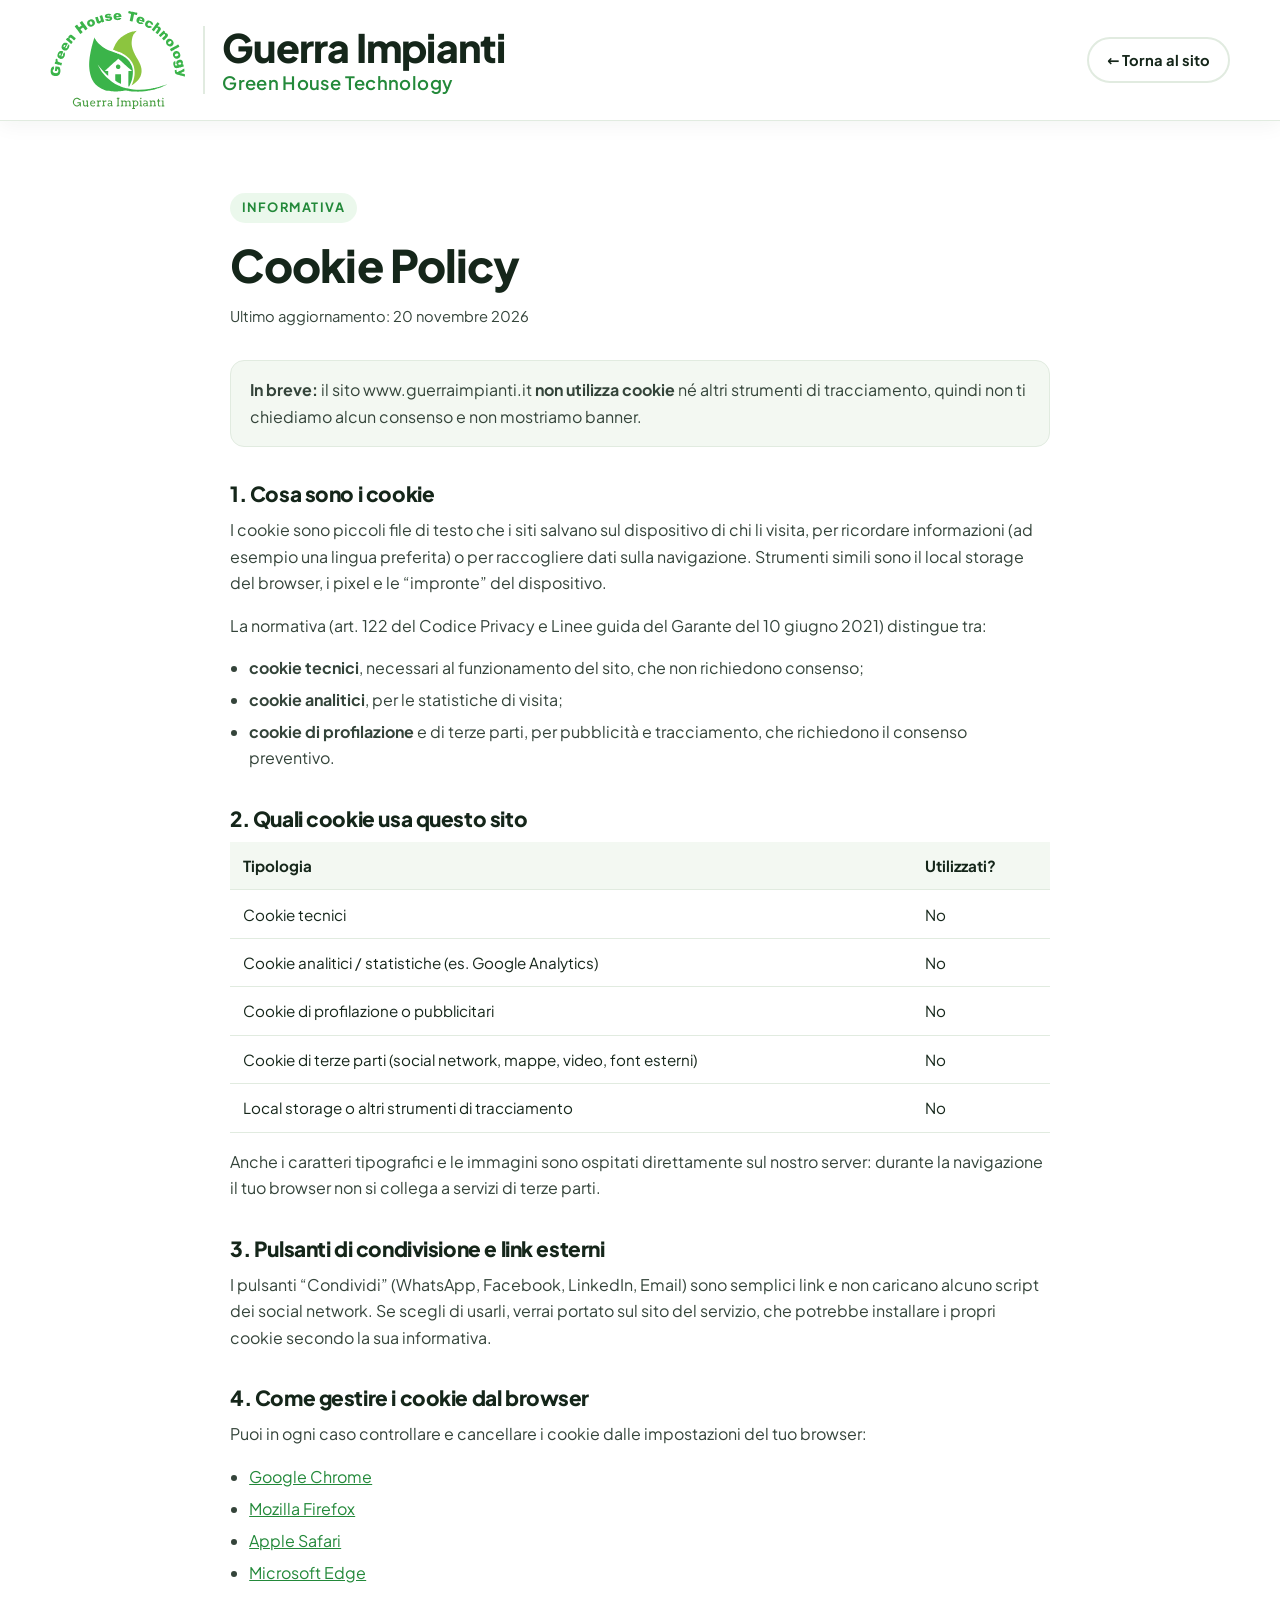
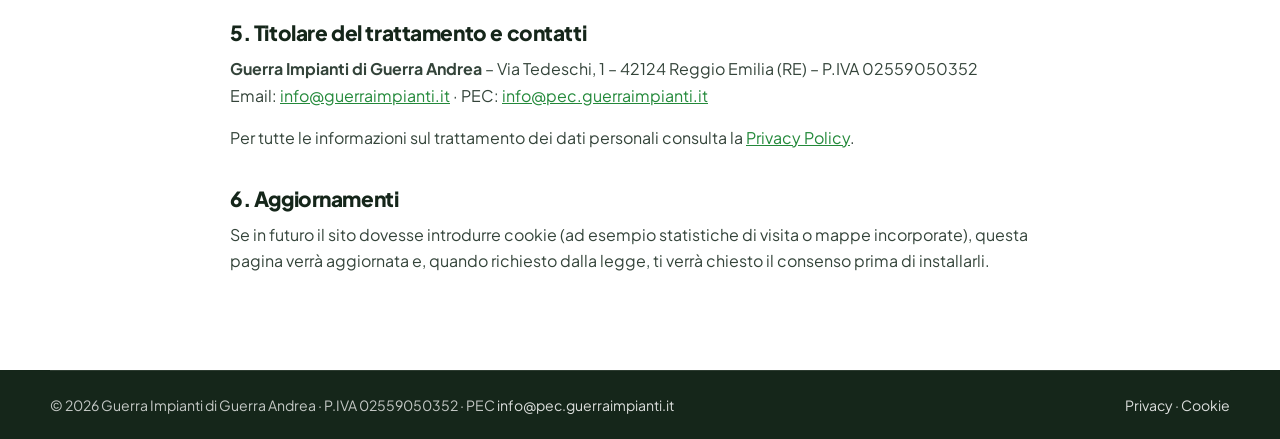
<file: cookie.html>
<!doctype html>
<html lang="it">
<head>
  <meta charset="utf-8">
  <meta name="viewport" content="width=device-width, initial-scale=1">
  <title>Cookie Policy | Guerra Impianti</title>
  <meta name="description" content="Cookie Policy del sito di Guerra Impianti – Green House Technology: il sito non utilizza cookie di profilazione né di statistica.">
  <meta name="robots" content="index, follow">
  <link rel="canonical" href="https://www.guerraimpianti.it/cookie.html">
  <meta name="theme-color" content="#3bb54a">
  <link rel="icon" href="img/icon-512.png" type="image/png" sizes="512x512">
  <link rel="icon" href="img/logo.svg" type="image/svg+xml">
  <link rel="apple-touch-icon" href="img/apple-touch-icon.png" sizes="180x180">
  <link rel="preload" as="font" type="font/woff2" href="fonts/plus-jakarta-sans-latin.woff2" crossorigin>
  <link rel="stylesheet" href="css/style.css?v=23">
</head>
<body class="legal-page">

  <header class="header is-scrolled">
    <div class="container header__inner">
      <a href="index.html" class="brand" aria-label="Guerra Impianti – torna alla home">
        <img src="img/logo.svg" alt="Guerra Impianti – Green House Technology" width="135" height="98">
        <span class="brand__text">
          <strong>Guerra Impianti</strong>
          <small>Green House Technology</small>
        </span>
      </a>
      <a href="index.html" class="btn btn--ghost btn--sm legal-back">← Torna al sito</a>
    </div>
  </header>

  <main class="legal">
    <div class="container container--narrow">
      <span class="eyebrow">Informativa</span>
      <h1>Cookie Policy</h1>
      <p class="legal__meta">Ultimo aggiornamento: 20 novembre 2026</p>

      <p class="legal__highlight"><strong>In breve:</strong> il sito www.guerraimpianti.it <strong>non utilizza cookie</strong> né altri strumenti di tracciamento, quindi non ti chiediamo alcun consenso e non mostriamo banner.</p>

      <h2>1. Cosa sono i cookie</h2>
      <p>I cookie sono piccoli file di testo che i siti salvano sul dispositivo di chi li visita, per ricordare informazioni (ad esempio una lingua preferita) o per raccogliere dati sulla navigazione. Strumenti simili sono il local storage del browser, i pixel e le “impronte” del dispositivo.</p>
      <p>La normativa (art. 122 del Codice Privacy e Linee guida del Garante del 10 giugno 2021) distingue tra:</p>
      <ul>
        <li><strong>cookie tecnici</strong>, necessari al funzionamento del sito, che non richiedono consenso;</li>
        <li><strong>cookie analitici</strong>, per le statistiche di visita;</li>
        <li><strong>cookie di profilazione</strong> e di terze parti, per pubblicità e tracciamento, che richiedono il consenso preventivo.</li>
      </ul>

      <h2>2. Quali cookie usa questo sito</h2>
      <div class="legal__table">
        <table>
          <thead><tr><th>Tipologia</th><th>Utilizzati?</th></tr></thead>
          <tbody>
            <tr><td>Cookie tecnici</td><td>No</td></tr>
            <tr><td>Cookie analitici / statistiche (es. Google Analytics)</td><td>No</td></tr>
            <tr><td>Cookie di profilazione o pubblicitari</td><td>No</td></tr>
            <tr><td>Cookie di terze parti (social network, mappe, video, font esterni)</td><td>No</td></tr>
            <tr><td>Local storage o altri strumenti di tracciamento</td><td>No</td></tr>
          </tbody>
        </table>
      </div>
      <p>Anche i caratteri tipografici e le immagini sono ospitati direttamente sul nostro server: durante la navigazione il tuo browser non si collega a servizi di terze parti.</p>

      <h2>3. Pulsanti di condivisione e link esterni</h2>
      <p>I pulsanti “Condividi” (WhatsApp, Facebook, LinkedIn, Email) sono semplici link e non caricano alcuno script dei social network. Se scegli di usarli, verrai portato sul sito del servizio, che potrebbe installare i propri cookie secondo la sua informativa.</p>

      <h2>4. Come gestire i cookie dal browser</h2>
      <p>Puoi in ogni caso controllare e cancellare i cookie dalle impostazioni del tuo browser:</p>
      <ul>
        <li><a href="https://support.google.com/chrome/answer/95647" target="_blank" rel="noopener">Google Chrome</a></li>
        <li><a href="https://support.mozilla.org/it/kb/protezione-antitracciamento-avanzata-firefox-desktop" target="_blank" rel="noopener">Mozilla Firefox</a></li>
        <li><a href="https://support.apple.com/it-it/guide/safari/sfri11471/mac" target="_blank" rel="noopener">Apple Safari</a></li>
        <li><a href="https://support.microsoft.com/it-it/microsoft-edge/eliminare-i-cookie-in-microsoft-edge-63947406-40ac-c3b8-57b9-2a946a29ae09" target="_blank" rel="noopener">Microsoft Edge</a></li>
      </ul>

      <h2>5. Titolare del trattamento e contatti</h2>
      <p>
        <strong>Guerra Impianti di Guerra Andrea</strong> – Via Tedeschi, 1 – 42124 Reggio Emilia (RE) – P.IVA 02559050352<br>
        Email: <a href="mailto:info@guerraimpianti.it">info@guerraimpianti.it</a> · PEC: <a href="mailto:info@pec.guerraimpianti.it">info@pec.guerraimpianti.it</a>
      </p>
      <p>Per tutte le informazioni sul trattamento dei dati personali consulta la <a href="privacy.html">Privacy Policy</a>.</p>

      <h2>6. Aggiornamenti</h2>
      <p>Se in futuro il sito dovesse introdurre cookie (ad esempio statistiche di visita o mappe incorporate), questa pagina verrà aggiornata e, quando richiesto dalla legge, ti verrà chiesto il consenso prima di installarli.</p>
    </div>
  </main>

  <footer class="footer">
    <div class="container footer__bottom">
      <p>© <span id="year">2026</span> Guerra Impianti di Guerra Andrea · P.IVA 02559050352 · PEC <a href="mailto:info@pec.guerraimpianti.it">info@pec.guerraimpianti.it</a></p>
      <p><a href="privacy.html">Privacy</a> · <a href="cookie.html" aria-current="page">Cookie</a></p>
    </div>
  </footer>
  <script>document.getElementById('year').textContent = new Date().getFullYear();</script>
</body>
</html>
</file>
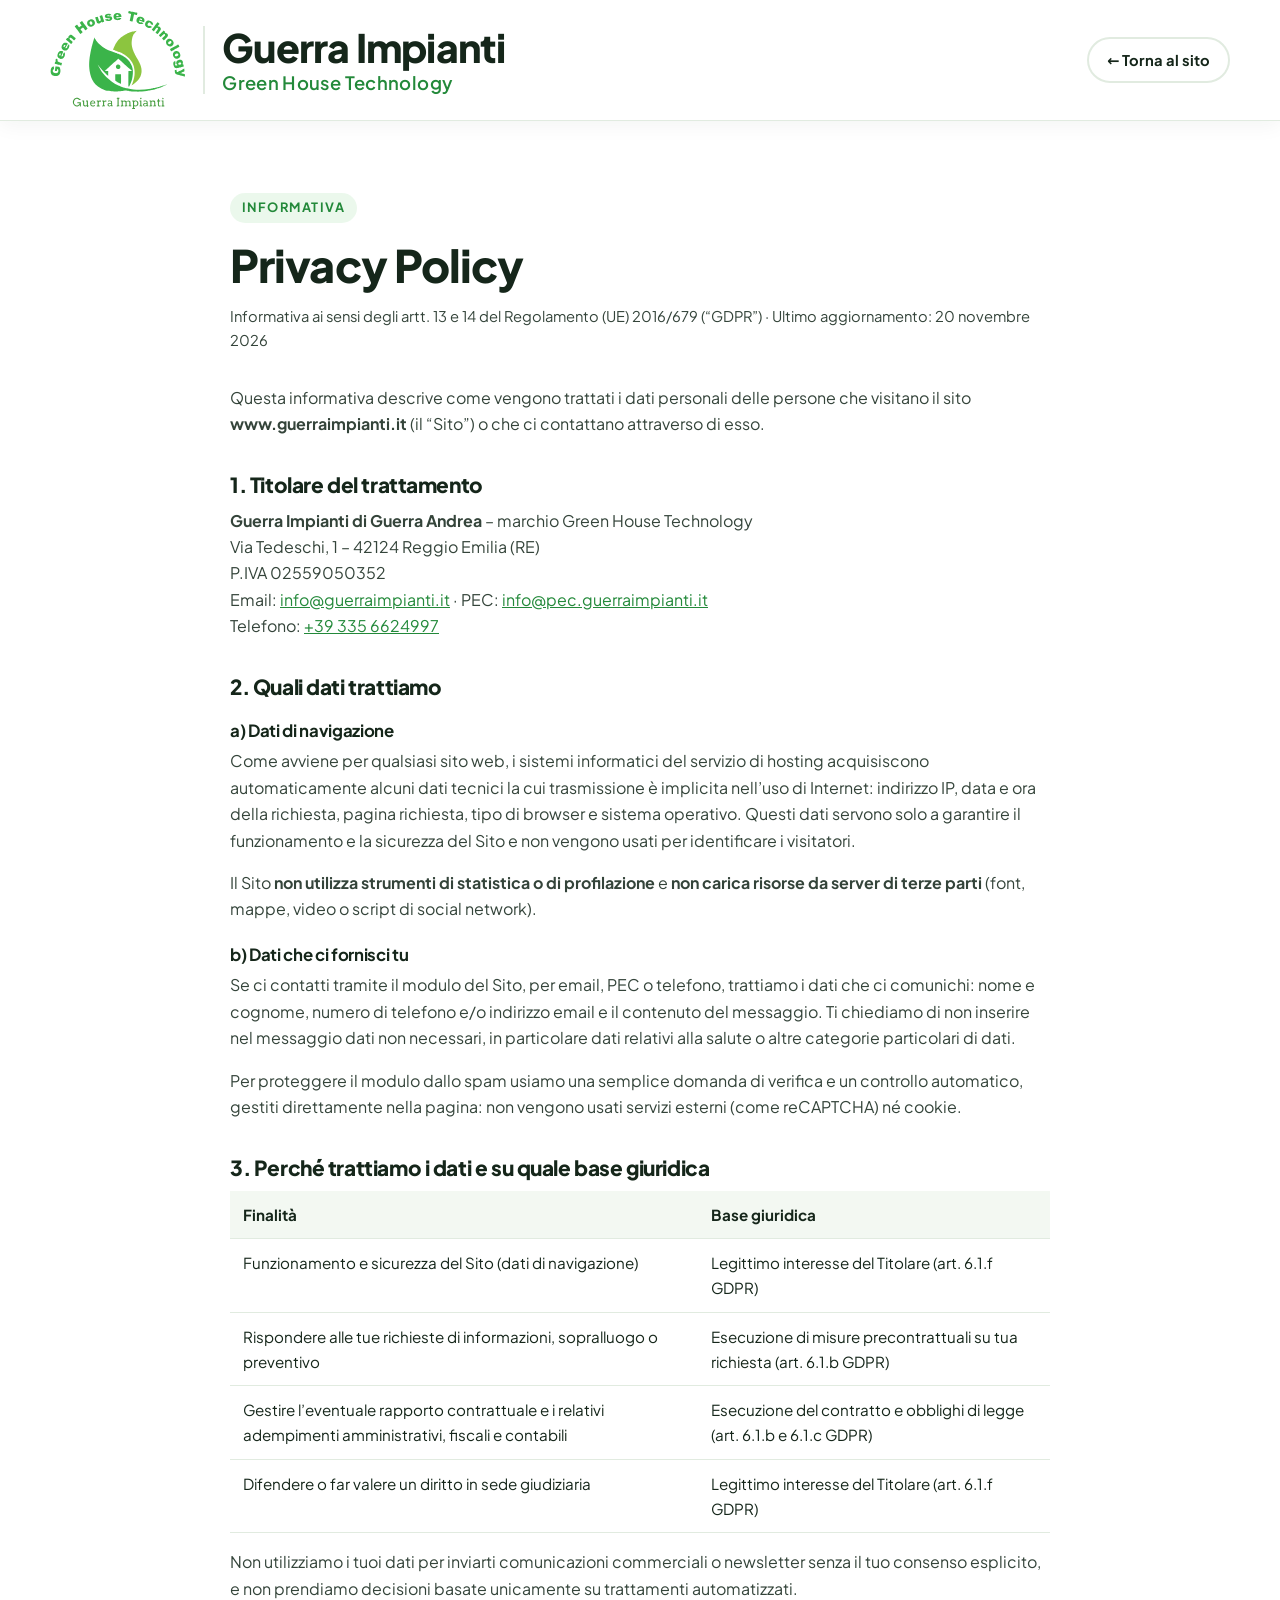
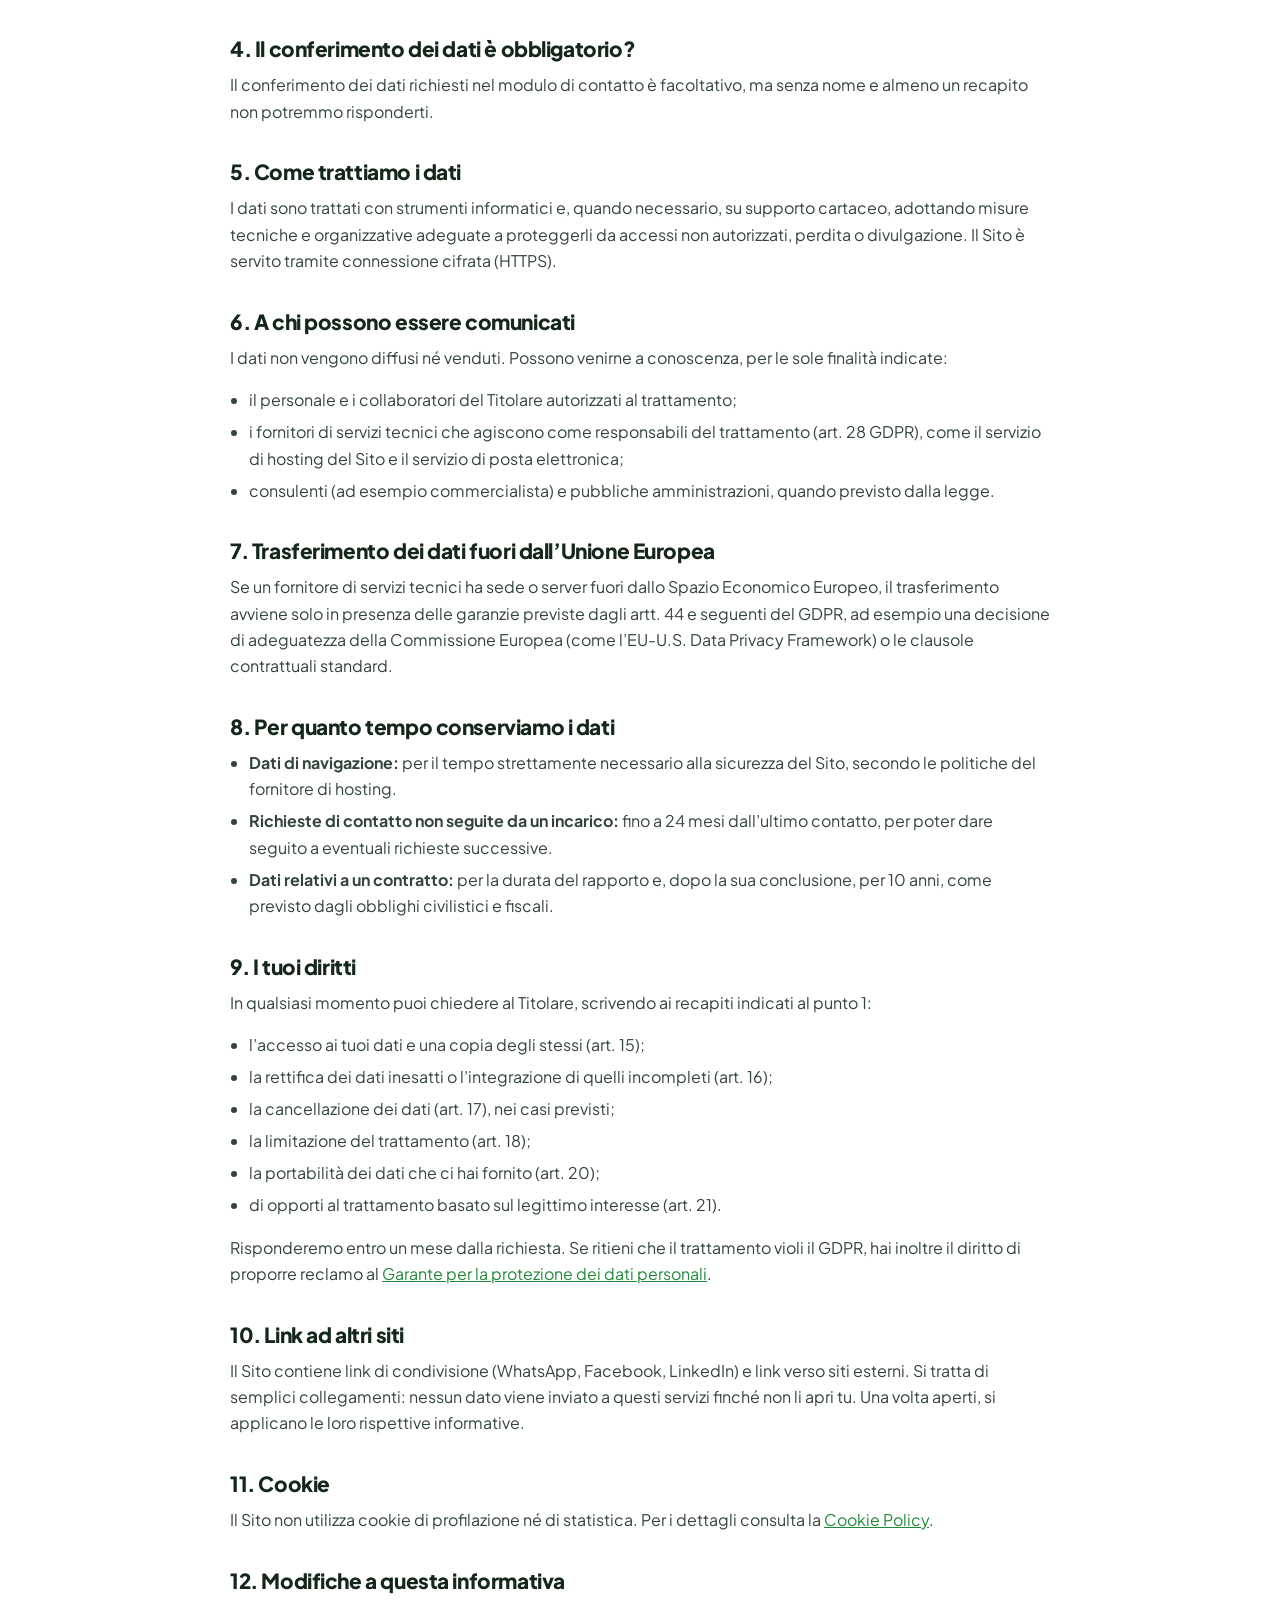
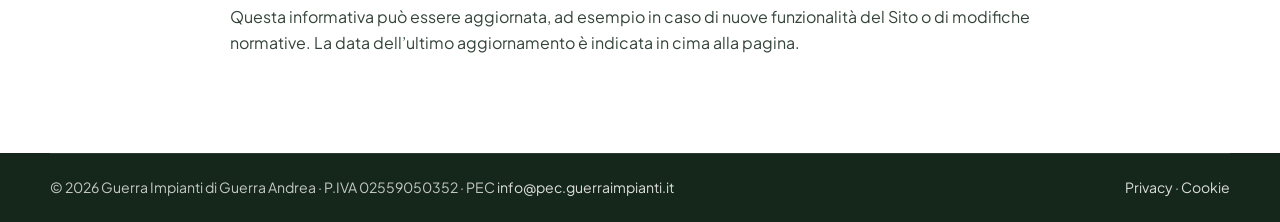
<file: privacy.html>
<!doctype html>
<html lang="it">
<head>
  <meta charset="utf-8">
  <meta name="viewport" content="width=device-width, initial-scale=1">
  <title>Privacy Policy | Guerra Impianti</title>
  <meta name="description" content="Informativa sul trattamento dei dati personali del sito di Guerra Impianti – Green House Technology, ai sensi del Regolamento UE 2016/679 (GDPR).">
  <meta name="robots" content="index, follow">
  <link rel="canonical" href="https://www.guerraimpianti.it/privacy.html">
  <meta name="theme-color" content="#3bb54a">
  <link rel="icon" href="img/icon-512.png" type="image/png" sizes="512x512">
  <link rel="icon" href="img/logo.svg" type="image/svg+xml">
  <link rel="apple-touch-icon" href="img/apple-touch-icon.png" sizes="180x180">
  <link rel="preload" as="font" type="font/woff2" href="fonts/plus-jakarta-sans-latin.woff2" crossorigin>
  <link rel="stylesheet" href="css/style.css?v=23">
</head>
<body class="legal-page">

  <header class="header is-scrolled">
    <div class="container header__inner">
      <a href="index.html" class="brand" aria-label="Guerra Impianti – torna alla home">
        <img src="img/logo.svg" alt="Guerra Impianti – Green House Technology" width="135" height="98">
        <span class="brand__text">
          <strong>Guerra Impianti</strong>
          <small>Green House Technology</small>
        </span>
      </a>
      <a href="index.html" class="btn btn--ghost btn--sm legal-back">← Torna al sito</a>
    </div>
  </header>

  <main class="legal">
    <div class="container container--narrow">
      <span class="eyebrow">Informativa</span>
      <h1>Privacy Policy</h1>
      <p class="legal__meta">Informativa ai sensi degli artt. 13 e 14 del Regolamento (UE) 2016/679 (“GDPR”) · Ultimo aggiornamento: 20 novembre 2026</p>

      <p>Questa informativa descrive come vengono trattati i dati personali delle persone che visitano il sito <strong>www.guerraimpianti.it</strong> (il “Sito”) o che ci contattano attraverso di esso.</p>

      <h2>1. Titolare del trattamento</h2>
      <p>
        <strong>Guerra Impianti di Guerra Andrea</strong> – marchio Green House Technology<br>
        Via Tedeschi, 1 – 42124 Reggio Emilia (RE)<br>
        P.IVA 02559050352<br>
        Email: <a href="mailto:info@guerraimpianti.it">info@guerraimpianti.it</a> · PEC: <a href="mailto:info@pec.guerraimpianti.it">info@pec.guerraimpianti.it</a><br>
        Telefono: <a href="tel:+393356624997">+39 335 6624997</a>
      </p>

      <h2>2. Quali dati trattiamo</h2>
      <h3>a) Dati di navigazione</h3>
      <p>Come avviene per qualsiasi sito web, i sistemi informatici del servizio di hosting acquisiscono automaticamente alcuni dati tecnici la cui trasmissione è implicita nell’uso di Internet: indirizzo IP, data e ora della richiesta, pagina richiesta, tipo di browser e sistema operativo. Questi dati servono solo a garantire il funzionamento e la sicurezza del Sito e non vengono usati per identificare i visitatori.</p>
      <p>Il Sito <strong>non utilizza strumenti di statistica o di profilazione</strong> e <strong>non carica risorse da server di terze parti</strong> (font, mappe, video o script di social network).</p>

      <h3>b) Dati che ci fornisci tu</h3>
      <p>Se ci contatti tramite il modulo del Sito, per email, PEC o telefono, trattiamo i dati che ci comunichi: nome e cognome, numero di telefono e/o indirizzo email e il contenuto del messaggio. Ti chiediamo di non inserire nel messaggio dati non necessari, in particolare dati relativi alla salute o altre categorie particolari di dati.</p>
      <p>Per proteggere il modulo dallo spam usiamo una semplice domanda di verifica e un controllo automatico, gestiti direttamente nella pagina: non vengono usati servizi esterni (come reCAPTCHA) né cookie.</p>

      <h2>3. Perché trattiamo i dati e su quale base giuridica</h2>
      <div class="legal__table">
        <table>
          <thead><tr><th>Finalità</th><th>Base giuridica</th></tr></thead>
          <tbody>
            <tr><td>Funzionamento e sicurezza del Sito (dati di navigazione)</td><td>Legittimo interesse del Titolare (art. 6.1.f GDPR)</td></tr>
            <tr><td>Rispondere alle tue richieste di informazioni, sopralluogo o preventivo</td><td>Esecuzione di misure precontrattuali su tua richiesta (art. 6.1.b GDPR)</td></tr>
            <tr><td>Gestire l’eventuale rapporto contrattuale e i relativi adempimenti amministrativi, fiscali e contabili</td><td>Esecuzione del contratto e obblighi di legge (art. 6.1.b e 6.1.c GDPR)</td></tr>
            <tr><td>Difendere o far valere un diritto in sede giudiziaria</td><td>Legittimo interesse del Titolare (art. 6.1.f GDPR)</td></tr>
          </tbody>
        </table>
      </div>
      <p>Non utilizziamo i tuoi dati per inviarti comunicazioni commerciali o newsletter senza il tuo consenso esplicito, e non prendiamo decisioni basate unicamente su trattamenti automatizzati.</p>

      <h2>4. Il conferimento dei dati è obbligatorio?</h2>
      <p>Il conferimento dei dati richiesti nel modulo di contatto è facoltativo, ma senza nome e almeno un recapito non potremmo risponderti.</p>

      <h2>5. Come trattiamo i dati</h2>
      <p>I dati sono trattati con strumenti informatici e, quando necessario, su supporto cartaceo, adottando misure tecniche e organizzative adeguate a proteggerli da accessi non autorizzati, perdita o divulgazione. Il Sito è servito tramite connessione cifrata (HTTPS).</p>

      <h2>6. A chi possono essere comunicati</h2>
      <p>I dati non vengono diffusi né venduti. Possono venirne a conoscenza, per le sole finalità indicate:</p>
      <ul>
        <li>il personale e i collaboratori del Titolare autorizzati al trattamento;</li>
        <li>i fornitori di servizi tecnici che agiscono come responsabili del trattamento (art. 28 GDPR), come il servizio di hosting del Sito e il servizio di posta elettronica;</li>
        <li>consulenti (ad esempio commercialista) e pubbliche amministrazioni, quando previsto dalla legge.</li>
      </ul>
      <!-- TODO: indicare il fornitore di hosting definitivo e, se il modulo verrà collegato a un servizio esterno (es. Formspree), aggiungerlo qui -->

      <h2>7. Trasferimento dei dati fuori dall’Unione Europea</h2>
      <p>Se un fornitore di servizi tecnici ha sede o server fuori dallo Spazio Economico Europeo, il trasferimento avviene solo in presenza delle garanzie previste dagli artt. 44 e seguenti del GDPR, ad esempio una decisione di adeguatezza della Commissione Europea (come l’EU-U.S. Data Privacy Framework) o le clausole contrattuali standard.</p>

      <h2>8. Per quanto tempo conserviamo i dati</h2>
      <ul>
        <li><strong>Dati di navigazione:</strong> per il tempo strettamente necessario alla sicurezza del Sito, secondo le politiche del fornitore di hosting.</li>
        <li><strong>Richieste di contatto non seguite da un incarico:</strong> fino a 24 mesi dall’ultimo contatto, per poter dare seguito a eventuali richieste successive.</li>
        <li><strong>Dati relativi a un contratto:</strong> per la durata del rapporto e, dopo la sua conclusione, per 10 anni, come previsto dagli obblighi civilistici e fiscali.</li>
      </ul>

      <h2>9. I tuoi diritti</h2>
      <p>In qualsiasi momento puoi chiedere al Titolare, scrivendo ai recapiti indicati al punto 1:</p>
      <ul>
        <li>l’accesso ai tuoi dati e una copia degli stessi (art. 15);</li>
        <li>la rettifica dei dati inesatti o l’integrazione di quelli incompleti (art. 16);</li>
        <li>la cancellazione dei dati (art. 17), nei casi previsti;</li>
        <li>la limitazione del trattamento (art. 18);</li>
        <li>la portabilità dei dati che ci hai fornito (art. 20);</li>
        <li>di opporti al trattamento basato sul legittimo interesse (art. 21).</li>
      </ul>
      <p>Risponderemo entro un mese dalla richiesta. Se ritieni che il trattamento violi il GDPR, hai inoltre il diritto di proporre reclamo al <a href="https://www.garanteprivacy.it" target="_blank" rel="noopener">Garante per la protezione dei dati personali</a>.</p>

      <h2>10. Link ad altri siti</h2>
      <p>Il Sito contiene link di condivisione (WhatsApp, Facebook, LinkedIn) e link verso siti esterni. Si tratta di semplici collegamenti: nessun dato viene inviato a questi servizi finché non li apri tu. Una volta aperti, si applicano le loro rispettive informative.</p>

      <h2>11. Cookie</h2>
      <p>Il Sito non utilizza cookie di profilazione né di statistica. Per i dettagli consulta la <a href="cookie.html">Cookie Policy</a>.</p>

      <h2>12. Modifiche a questa informativa</h2>
      <p>Questa informativa può essere aggiornata, ad esempio in caso di nuove funzionalità del Sito o di modifiche normative. La data dell’ultimo aggiornamento è indicata in cima alla pagina.</p>
    </div>
  </main>

  <footer class="footer">
    <div class="container footer__bottom">
      <p>© <span id="year">2026</span> Guerra Impianti di Guerra Andrea · P.IVA 02559050352 · PEC <a href="mailto:info@pec.guerraimpianti.it">info@pec.guerraimpianti.it</a></p>
      <p><a href="privacy.html" aria-current="page">Privacy</a> · <a href="cookie.html">Cookie</a></p>
    </div>
  </footer>
  <script>document.getElementById('year').textContent = new Date().getFullYear();</script>
</body>
</html>
</file>
<file: css/style.css>
/* ==========================================================
   Guerra Impianti – Green House Technology
   Personalizza colori e font dalle variabili qui sotto.
   ========================================================== */

/* Font Plus Jakarta Sans ospitato in locale (fonts/, licenza in fonts/OFL.txt).
   È un font variabile: un solo file copre tutti gli spessori da 400 a 800. */
@font-face {
  font-family: "Plus Jakarta Sans";
  font-style: normal;
  font-weight: 400 800;
  font-display: swap;
  src: url("../fonts/plus-jakarta-sans-latin-ext.woff2") format("woff2");
  unicode-range: U+0100-02BA, U+02BD-02C5, U+02C7-02CC, U+02CE-02D7, U+02DD-02FF, U+0304, U+0308, U+0329, U+1D00-1DBF, U+1E00-1E9F, U+1EF2-1EFF, U+2020, U+20A0-20AB, U+20AD-20C4, U+2113, U+2C60-2C7F, U+A720-A7FF;
}
@font-face {
  font-family: "Plus Jakarta Sans";
  font-style: normal;
  font-weight: 400 800;
  font-display: swap;
  src: url("../fonts/plus-jakarta-sans-latin.woff2") format("woff2");
  unicode-range: U+0000-00FF, U+0131, U+0152-0153, U+02BB-02BC, U+02C6, U+02DA, U+02DC, U+0304, U+0308, U+0329, U+2000-206F, U+20AC, U+2122, U+2191, U+2193, U+2212, U+2215, U+FEFF, U+FFFD;
}

/* Solo le cifre 0-9 in versione statica ExtraBold: i contorni senza sovrapposizioni
   permettono l'effetto "solo bordo" pulito sui numeri di "Come lavoriamo" */
@font-face {
  font-family: "Plus Jakarta Sans Cifre";
  font-style: normal;
  font-weight: 800;
  font-display: swap;
  src: url("../fonts/plus-jakarta-sans-extrabold-cifre.woff2") format("woff2");
  unicode-range: U+0030-0039;
}

:root {
  --green: #3bb54a;          /* verde del logo */
  --green-dark: #23893a;
  --lime: #8dc63f;           /* verde chiaro del logo */
  --ink: #15261a;            /* testo principale */
  --muted: #5b6b60;          /* testo secondario */
  --bg: #ffffff;
  --bg-alt: #f3f8f2;
  --line: #e1ebe0;
  --radius: 18px;
  --shadow: 0 10px 30px rgba(21, 38, 26, .08);
  --shadow-lg: 0 24px 60px rgba(21, 38, 26, .14);
  --font: "Plus Jakarta Sans", system-ui, -apple-system, "Segoe UI", Roboto, sans-serif;
  --header-h: 120px;         /* altezza header: segue la dimensione del logo */
  --logo-w: 135px;          /* larghezza del logo nell'header */
}

/* ---------- Base ---------- */
*, *::before, *::after { box-sizing: border-box; }
html { scroll-behavior: smooth; scroll-padding-top: var(--header-h); }
body {
  margin: 0;
  font-family: var(--font);
  color: var(--ink);
  background: var(--bg);
  line-height: 1.65;
  -webkit-font-smoothing: antialiased;
}
img { max-width: 100%; height: auto; display: block; }
a { color: var(--green-dark); }
h1, h2, h3 { line-height: 1.15; margin: 0 0 .6em; letter-spacing: -.02em; }
h1 { font-size: clamp(2.2rem, 5vw, 3.6rem); font-weight: 800; }
h2 { font-size: clamp(1.8rem, 3.5vw, 2.6rem); font-weight: 800; }
h3 { font-size: 1.2rem; font-weight: 700; }
p { margin: 0 0 1em; }

svg { width: 24px; height: 24px; fill: none; stroke: currentColor; stroke-width: 2; stroke-linecap: round; stroke-linejoin: round; flex-shrink: 0; }

.container { width: min(1180px, 100% - 32px); margin-inline: auto; }
.container--narrow { width: min(820px, 100% - 32px); }

.eyebrow {
  display: inline-block;
  font-size: .8rem; font-weight: 700; letter-spacing: .12em; text-transform: uppercase;
  color: var(--green-dark);
  background: rgba(59, 181, 74, .1);
  padding: .35em .9em; border-radius: 99px;
  margin-bottom: 1rem;
}
.accent { color: var(--green); }
.lead { font-size: 1.15rem; color: var(--muted); max-width: 54ch; }

/* ---------- Buttons ---------- */
.btn {
  display: inline-flex; align-items: center; justify-content: center; gap: .5em;
  font: inherit; font-weight: 700; text-decoration: none; cursor: pointer;
  padding: .9em 1.6em; border-radius: 99px; border: 2px solid transparent;
  transition: transform .2s, box-shadow .2s, background .2s, color .2s;
}
.btn:hover { transform: translateY(-2px); }
.btn--primary { background: var(--green); color: #fff; box-shadow: 0 8px 20px rgba(59, 181, 74, .35); }
.btn--primary:hover { background: var(--green-dark); }
.btn--ghost { border-color: var(--line); color: var(--ink); background: #fff; }
.btn--ghost:hover { border-color: var(--green); color: var(--green-dark); }
.btn--light { background: #fff; color: var(--green-dark); }
.btn--sm { padding: .6em 1.2em; font-size: .92rem; }
.btn--block { width: 100%; }

/* ---------- Header ---------- */
.header {
  position: sticky; top: 0; z-index: 50;
  background: rgba(255, 255, 255, .85);
  backdrop-filter: blur(12px);
  border-bottom: 1px solid transparent;
  transition: border-color .3s, box-shadow .3s;
}
.header.is-scrolled { border-color: var(--line); box-shadow: 0 4px 20px rgba(21, 38, 26, .05); }
.header__inner { height: var(--header-h); display: flex; align-items: center; justify-content: space-between; gap: 1rem; }

.brand { display: flex; align-items: center; gap: 1.1rem; text-decoration: none; color: var(--ink); }
.brand img { width: var(--logo-w); height: auto; }
.brand__text {
  display: flex; flex-direction: column; gap: .25rem; line-height: 1.1;
  padding-left: 1.1rem; border-left: 2px solid var(--line);
}
.brand__text strong { font-size: 2.45em; font-weight: 800; letter-spacing: -.02em; }
.brand__text small { color: var(--green-dark); font-weight: 600; font-size: 1.15rem; letter-spacing: .02em; }

.nav { display: flex; align-items: center; gap: 1.8rem; }
.nav a:not(.btn) { color: var(--ink); text-decoration: none; font-weight: 600; font-size: .95rem; position: relative; }
.nav a:not(.btn)::after {
  content: ""; position: absolute; left: 0; bottom: -4px; height: 2px; width: 0;
  background: var(--green); transition: width .25s;
}
.nav a:not(.btn):hover::after, .nav a.is-active::after { width: 100%; }

.nav-toggle { display: none; background: none; border: 0; padding: 8px; cursor: pointer; }
.nav-toggle span { display: block; width: 24px; height: 2px; background: var(--ink); margin: 5px 0; border-radius: 2px; transition: transform .3s, opacity .3s; }
.nav-toggle[aria-expanded="true"] span:nth-child(1) { transform: translateY(7px) rotate(45deg); }
.nav-toggle[aria-expanded="true"] span:nth-child(2) { opacity: 0; }
.nav-toggle[aria-expanded="true"] span:nth-child(3) { transform: translateY(-7px) rotate(-45deg); }

/* ---------- Hero ---------- */
/* Slider a larghezza piena: le slide sono sovrapposte nella stessa cella
   della griglia, così l'altezza è quella della slide più alta. */
.hero { position: relative; overflow: hidden; }
.slider__track { display: grid; touch-action: pan-y; }
.slide {
  grid-area: 1 / 1;
  padding: clamp(3rem, 8vw, 6rem) 0 clamp(7rem, 12vw, 9.5rem);
  background:
    radial-gradient(circle at 85% 20%, rgba(141, 198, 63, .18), transparent 45%),
    radial-gradient(circle at 10% 90%, rgba(59, 181, 74, .12), transparent 40%),
    var(--bg);
  opacity: 0; visibility: hidden;
  transition: opacity .8s ease, visibility 0s linear .8s;
}
.slide.is-active { opacity: 1; visibility: visible; transition: opacity .8s ease; z-index: 1; }
.slide .hero__content > *, .slide .hero__visual {
  opacity: 0; transform: translateY(24px);
  transition: opacity .7s ease, transform .7s ease;
}
.slide.is-active .hero__content > *, .slide.is-active .hero__visual { opacity: 1; transform: none; }
.slide.is-active .hero__content > :nth-child(2) { transition-delay: .1s; }
.slide.is-active .hero__content > :nth-child(3) { transition-delay: .2s; }
.slide.is-active .hero__content > :nth-child(4) { transition-delay: .3s; }
.slide.is-active .hero__content > :nth-child(5) { transition-delay: .4s; }
.slide.is-active .hero__visual { transition-delay: .25s; }

/* Slide 1: immagine di sfondo a tutta larghezza, schiarita a sinistra per leggere il testo */
.slide--fotovoltaico {
  background:
    linear-gradient(90deg, rgba(255,255,255,.95) 0%, rgba(255,255,255,.9) 36%, rgba(255,255,255,.55) 49%, rgba(255,255,255,0) 66%),
    url("../img/fotovoltaico-1920.webp") right center / cover no-repeat,
    #cfe3f3;
}
.slide--fotovoltaico .hero__card { box-shadow: 0 18px 40px rgba(10, 40, 80, .25); }
/* riquadri in colonna con spazio regolare tra loro, sfalsati in orizzontale */
.slide--fotovoltaico .hero__visual {
  display: flex; flex-direction: column; justify-content: center;
  gap: clamp(1.2rem, 4vh, 2.5rem);
}
.slide--fotovoltaico .hero__card { position: static; }
.slide--fotovoltaico .hero__card--a { align-self: flex-end; order: 1; }
.slide--fotovoltaico .hero__card--main { align-self: flex-start; margin-left: 6%; order: 2; }
.slide--fotovoltaico .hero__card--b { align-self: flex-end; margin-right: 10%; order: 3; }

.hero__title { font-size: clamp(2.2rem, 5vw, 3.6rem); font-weight: 800; }

/* Slide scura (domotica) */
.slide--dark {
  color: #fff;
  background:
    radial-gradient(circle at 80% 30%, rgba(141, 198, 63, .25), transparent 45%),
    radial-gradient(circle at 5% 100%, rgba(59, 181, 74, .25), transparent 45%),
    #102217;
}
.slide--dark .lead, .slide--dark .hero__badges { color: rgba(255, 255, 255, .78); }
.slide--dark .eyebrow { color: var(--lime); background: rgba(141, 198, 63, .15); }
.slide--dark .accent { color: var(--lime); }
/* pulsante secondario bianco anche sulle slide scure, come nella slide 1 */
.slide--dark .btn--ghost { background: #fff; color: var(--ink); border-color: #fff; }
.slide--dark .btn--ghost:hover { border-color: var(--lime); color: var(--green-dark); }
.slide--dark .hero__card { color: var(--ink); }
.hero__blob--alt { background: linear-gradient(135deg, var(--lime), var(--green-dark)); opacity: .55; }
.hero__icon.hero__icon--home { color: var(--green); width: 46px; height: 46px; }
.hero__kpi--sm { font-size: 1.35rem; display: block; }
.switch { width: 34px; height: 20px; border-radius: 99px; background: #cfd9cf; position: relative; }
.switch::after { content: ""; position: absolute; top: 3px; left: 3px; width: 14px; height: 14px; border-radius: 50%; background: #fff; transition: transform .3s; }
.switch.is-on { background: var(--green); }
.switch.is-on::after { transform: translateX(14px); }

/* Slide con immagine a destra che sfuma sul testo (allarmi) */
.slide--image { position: relative; overflow: hidden; background: #08130f; }
.slide__media {
  position: absolute; top: 0; right: 0; bottom: 0; width: 64%;
}
.slide__media img {
  width: 100%; height: 100%; object-fit: cover;
  /* dissolvenza verso sinistra (e leggermente in basso, verso i numeri) */
  -webkit-mask-image: linear-gradient(to right, transparent 0%, rgba(0,0,0,.35) 22%, #000 55%);
          mask-image: linear-gradient(to right, transparent 0%, rgba(0,0,0,.35) 22%, #000 55%);
  transform: scale(1.08);
  transition: transform 8s ease-out;
}
.slide--image.is-active .slide__media img { transform: scale(1); }
.slide--image .hero__inner { grid-template-columns: 1fr; position: relative; z-index: 1; min-height: 420px; }
.slide--image .hero__content { max-width: 580px; }
.slide__media .hero__card--a { top: 18%; right: 7%; }
.slide__media .hero__card--b { top: auto; bottom: 30%; left: auto; right: 24%; }
.slide__media .hero__card small { color: var(--muted); font-weight: 500; }
.slide__media .hero__card span { line-height: 1.3; }
.hero__card-icon { color: #e04848; }
/* allarmi: fondo quasi nero, come il buio della foto, con un leggero alone verde */
.slide--allarmi {
  background:
    radial-gradient(circle at 5% 100%, rgba(59, 181, 74, .16), transparent 45%),
    #030504;
}
.slide--allarmi .slide__media img { object-position: 50% 60%; }

/* impianti elettrici: fondo chiaro, la foto sfuma nel bianco */
/* impianti elettrici: verde scuro del marchio, testi bianchi (diversa dalla slide 1 chiara) */
.slide--elettrici {
  background:
    radial-gradient(circle at 0% 100%, rgba(141, 198, 63, .22), transparent 45%),
    linear-gradient(90deg, #0d3320 0%, #134a2c 100%);
}
.hero__card-icon--bolt { color: #f5a623; }
@media (min-width: 981px) {
  .slide--elettrici .slide__media img {
    -webkit-mask-image: linear-gradient(to right, transparent 0%, rgba(0,0,0,.25) 32%, #000 64%);
            mask-image: linear-gradient(to right, transparent 0%, rgba(0,0,0,.25) 32%, #000 64%);
  }
}

/* domotica: blu notte, per distinguerla dal verde scuro degli allarmi */
.slide--domotica {
  background:
    radial-gradient(circle at 5% 100%, rgba(63, 208, 255, .14), transparent 45%),
    linear-gradient(90deg, #071a33 0%, #0b2547 100%);
}
.slide--domotica .hero__content { max-width: 520px; }
@media (min-width: 981px) {
  .slide--domotica .slide__media img {
    -webkit-mask-image: linear-gradient(to right, transparent 0%, rgba(0,0,0,.3) 30%, #000 62%);
            mask-image: linear-gradient(to right, transparent 0%, rgba(0,0,0,.3) 30%, #000 62%);
  }
}
.slide--domotica .slide__media .hero__card--a { top: 12%; right: 6%; }
.slide--domotica .slide__media .hero__card--b { bottom: 18%; right: auto; left: 30%; }

/* Controlli slider */
.slider__controls {
  position: absolute; z-index: 3; left: 50%; bottom: calc(3rem + 1.2rem); transform: translateX(-50%);
  display: flex; align-items: center; gap: 1rem;
}
.slider__arrow {
  width: 42px; height: 42px; border-radius: 50%; cursor: pointer;
  display: grid; place-items: center;
  background: #fff; color: var(--ink); border: 1px solid var(--line); box-shadow: var(--shadow);
  transition: background .2s, color .2s;
}
.slider__arrow:hover { background: var(--green); color: #fff; border-color: var(--green); }
.slider__arrow svg { width: 20px; height: 20px; }
.slider__dots { display: flex; gap: .5rem; }
.slider__dot {
  width: 10px; height: 10px; border-radius: 99px; border: 0; padding: 0; cursor: pointer;
  background: rgba(21, 38, 26, .25); transition: width .3s, background .3s;
}
.slider__dot[aria-selected="true"] { width: 32px; background: var(--green); }
.hero.is-dark .slider__dot { background: rgba(255, 255, 255, .35); }
.hero.is-dark .slider__dot[aria-selected="true"] { background: var(--lime); }
.hero__inner { display: grid; grid-template-columns: 1.15fr 1fr; gap: 3rem; align-items: center; }
.hero__actions { display: flex; flex-wrap: wrap; gap: 1rem; margin: 2rem 0; }
.hero__badges { list-style: none; padding: 0; margin: 0; display: flex; flex-wrap: wrap; gap: .6rem 1.4rem; color: var(--muted); font-weight: 600; font-size: .92rem; }
.hero__badges li { display: flex; align-items: center; gap: .4rem; }
.hero__badges svg { width: 18px; height: 18px; color: var(--green); stroke-width: 3; }

.hero__visual { position: relative; min-height: 420px; }
.hero__blob {
  position: absolute; inset: 8% 4% 4% 10%; z-index: 0;
  background: linear-gradient(135deg, var(--green), var(--lime));
  border-radius: 62% 38% 55% 45% / 45% 55% 45% 55%;
  animation: morph 12s ease-in-out infinite;
  opacity: .9;
}
@keyframes morph {
  0%, 100% { border-radius: 62% 38% 55% 45% / 45% 55% 45% 55%; }
  50%      { border-radius: 40% 60% 42% 58% / 58% 42% 58% 42%; }
}
.hero__card {
  position: absolute; z-index: 1;
  background: #fff; border-radius: var(--radius); box-shadow: var(--shadow-lg);
  padding: 1rem 1.3rem; font-weight: 600;
  display: flex; align-items: center; gap: .7rem;
  animation: float 6s ease-in-out infinite;
}
.hero__card--main { top: 32%; left: 14%; padding: 1.5rem 1.8rem; gap: 1.2rem; }
.hero__card--main p { margin: 0; color: var(--muted); font-size: .88rem; font-weight: 500; }
.hero__card--a { top: 6%; right: 2%; animation-delay: -2s; }
.hero__card--b { bottom: 6%; left: 2%; animation-delay: -4s; }
.hero__icon { width: 52px; height: 52px; color: #f5a623; }
.hero__kpi { font-size: 2.2rem; font-weight: 800; color: var(--ink); }
.hero__unit { font-weight: 700; color: var(--muted); }
.dot { width: 10px; height: 10px; border-radius: 50%; }
.dot--green { background: var(--green); box-shadow: 0 0 0 4px rgba(59, 181, 74, .2); }
.dot--lime { background: var(--lime); box-shadow: 0 0 0 4px rgba(141, 198, 63, .25); }
@keyframes float { 0%, 100% { transform: translateY(0); } 50% { transform: translateY(-10px); } }

/* ---------- Stats ---------- */
.stats { margin-top: -3rem; position: relative; z-index: 2; }
.stats__grid {
  display: grid; grid-template-columns: repeat(3, 1fr);
  background: #fff; border-radius: var(--radius); box-shadow: var(--shadow);
  border: 1px solid var(--line);
}
.stat { padding: 1.8rem 1rem; text-align: center; }
.stat + .stat { border-left: 1px solid var(--line); }
.stat__num, .stat__plus { font-size: 2.3rem; font-weight: 800; color: var(--green-dark); }
.stat p { margin: 0; color: var(--muted); font-weight: 600; font-size: .92rem; }

/* ---------- Sections ---------- */
.section { padding: clamp(4rem, 9vw, 7rem) 0; }
.section--alt { background: var(--bg-alt); }
.section__head { text-align: center; max-width: 680px; margin: 0 auto 3.5rem; }
.section__head p { color: var(--muted); font-size: 1.08rem; }

/* ---------- Services ---------- */
/* 6 servizi: 3 per riga su desktop, 2 su tablet, 1 su telefono */
.services { display: grid; grid-template-columns: repeat(3, 1fr); gap: 1.5rem; }
@media (max-width: 980px) {
  .services { grid-template-columns: repeat(2, 1fr); }
}
@media (max-width: 560px) {
  .services { grid-template-columns: 1fr; }
}
.service {
  background: #fff; border: 1px solid var(--line); border-radius: var(--radius);
  padding: 2rem 1.6rem;
  transition: transform .3s, box-shadow .3s, border-color .3s;
}
.service:hover { transform: translateY(-6px); box-shadow: var(--shadow-lg); border-color: transparent; }
.service__icon {
  width: 60px; height: 60px; border-radius: 16px;
  display: grid; place-items: center; margin: 0 auto 1.4rem; /* icona centrata nella scheda */
  background: linear-gradient(135deg, var(--green), var(--lime)); color: #fff;
}
.service__icon svg { width: 30px; height: 30px; }
.service h3 { text-align: center; } /* titolo centrato sotto l'icona */
.service p { color: var(--muted); font-size: .96rem; }
.service ul { list-style: none; padding: 0; margin: 0; border-top: 1px solid var(--line); padding-top: 1rem; }
.service li { position: relative; padding-left: 1.4rem; font-size: .92rem; font-weight: 600; margin: .35rem 0; }
.service li::before { content: ""; position: absolute; left: 0; top: .55em; width: 8px; height: 8px; border-radius: 50%; background: var(--lime); }

/* ---------- About ---------- */
.about { display: grid; grid-template-columns: 1fr 1.1fr; gap: 4rem; align-items: center; }
.about__placeholder {
  aspect-ratio: 4 / 3.4; border-radius: calc(var(--radius) * 1.5);
  background: #fff; box-shadow: var(--shadow);
  display: grid; place-items: center; padding: 2rem;
  position: relative;
}
.about__placeholder::before {
  content: ""; position: absolute; inset: auto -14px -14px auto; width: 60%; height: 60%;
  border-radius: calc(var(--radius) * 1.5); z-index: -1;
  background: linear-gradient(135deg, var(--green), var(--lime));
}
.about__content p { color: var(--muted); }
.checklist { list-style: none; padding: 0; margin: 1.6rem 0 0; }
.checklist li { position: relative; padding-left: 2rem; margin: .7rem 0; font-weight: 600; }
.checklist li::before {
  content: "✓"; position: absolute; left: 0; top: 0;
  width: 1.4rem; height: 1.4rem; border-radius: 50%;
  background: var(--green); color: #fff; font-size: .8rem;
  display: grid; place-items: center;
}

/* ---------- Steps ---------- */
.steps { list-style: none; padding: 0; margin: 0; display: grid; grid-template-columns: repeat(4, 1fr); gap: 1.5rem; counter-reset: s; }
.step { position: relative; padding: 2rem 1.4rem; border-radius: var(--radius); background: var(--bg-alt); }
.step__num { display: block; font-family: "Plus Jakarta Sans Cifre", var(--font); font-size: 2.6rem; font-weight: 800; line-height: 1; margin-bottom: 1rem; color: transparent; -webkit-text-stroke: 2px var(--green); }
.step p { color: var(--muted); font-size: .95rem; margin: 0; }

/* ---------- CTA ---------- */
.cta { padding: 0 0 clamp(4rem, 9vw, 7rem); }
.cta + .section { padding-top: 0; } /* evita il doppio spazio dopo il riquadro */
.cta__inner {
  display: flex; align-items: center; justify-content: space-between; gap: 2rem; flex-wrap: wrap;
  padding: clamp(2rem, 5vw, 3.5rem);
  border-radius: calc(var(--radius) * 1.5);
  background: linear-gradient(120deg, var(--green-dark), var(--green) 55%, var(--lime));
  color: #fff;
}
.cta h2 { margin-bottom: .3em; }
.cta p { margin: 0; opacity: .9; }

/* ---------- FAQ ---------- */
.faq details {
  border: 1px solid var(--line); border-radius: 14px; background: #fff;
  margin-bottom: .8rem; transition: box-shadow .2s;
}
.faq details[open] { box-shadow: var(--shadow); }
.faq summary {
  cursor: pointer; list-style: none; padding: 1.2rem 3rem 1.2rem 1.4rem;
  font-weight: 700; position: relative;
}
.faq summary::-webkit-details-marker { display: none; }
.faq summary::after {
  content: "+"; position: absolute; right: 1.3rem; top: 50%; transform: translateY(-50%);
  font-size: 1.5rem; font-weight: 500; color: var(--green); transition: transform .25s;
}
.faq details[open] summary::after { transform: translateY(-50%) rotate(45deg); }
.faq details p { padding: 0 1.4rem 1.2rem; margin: 0; color: var(--muted); }

/* ---------- Contact ---------- */
.contact { display: grid; grid-template-columns: 1fr 1.1fr; gap: 4rem; align-items: start; }
.contact__info > p { color: var(--muted); }
.contact__list { list-style: none; padding: 0; margin: 2rem 0 0; }
.contact__list li { display: flex; align-items: center; gap: .9rem; margin: 1rem 0; font-weight: 600; }
.contact__list svg {
  width: 44px; height: 44px; padding: 11px; border-radius: 12px;
  background: #fff; color: var(--green); box-shadow: var(--shadow);
}
.contact__list a { color: var(--ink); text-decoration: none; }
.contact__list a:hover { color: var(--green-dark); }

.form { background: #fff; padding: clamp(1.5rem, 4vw, 2.5rem); border-radius: calc(var(--radius) * 1.3); box-shadow: var(--shadow-lg); }
.form__row { display: grid; grid-template-columns: 1fr 1fr; gap: 1rem; }
.form label { display: block; font-weight: 600; font-size: .9rem; margin-bottom: 1rem; }
.form input:not([type="checkbox"]), .form select, .form textarea {
  display: block; width: 100%; margin-top: .4rem;
  font: inherit; font-weight: 400; color: var(--ink);
  padding: .8em 1em; border: 1.5px solid var(--line); border-radius: 12px; background: #fbfdfb;
  transition: border-color .2s, box-shadow .2s;
}
.form input:focus, .form select:focus, .form textarea:focus {
  outline: none; border-color: var(--green); box-shadow: 0 0 0 4px rgba(59, 181, 74, .15);
}
.form .is-invalid { border-color: #d64545 !important; }
.form textarea { resize: vertical; }
.form__check { display: flex !important; gap: .6rem; align-items: flex-start; font-weight: 500 !important; color: var(--muted); }
.form__check input { margin-top: .35em; accent-color: var(--green); width: 18px; height: 18px; }
.form__status { margin: 1rem 0 0; font-weight: 600; text-align: center; min-height: 1.5em; }
.form .req { color: #d64545; font-weight: 700; }
.form__hint { margin: 0 0 1.2rem; font-size: .85rem; color: var(--muted); }
/* conferma di invio: sostituisce i campi del modulo */
.form.is-sent > :not(.form__success) { display: none !important; }
.form__success { text-align: center; padding: clamp(1rem, 4vw, 2.5rem) .5rem; }
.form__success[hidden] { display: none; }
.form__success-icon {
  width: 72px; height: 72px; border-radius: 50%; margin: 0 auto 1.2rem;
  display: grid; place-items: center; color: #fff;
  background: linear-gradient(135deg, var(--green), var(--lime));
  box-shadow: 0 10px 24px rgba(59, 181, 74, .35);
}
.form__success-icon svg { width: 36px; height: 36px; stroke-width: 3; }
.form__success h3 { font-size: 1.5rem; margin-bottom: .5rem; outline: none; }
.form__success p { color: var(--muted); max-width: 34ch; margin: 0 auto 1.5rem; }
.field-error { display: block; margin-top: .35rem; font-size: .8rem; font-weight: 600; color: #d64545; }
.field-error[hidden] { display: none; }
.field-error--group, .field-error--check { margin: -.6rem 0 1rem; }
.form__captcha strong { color: var(--green-dark); white-space: nowrap; }
.form__captcha input { max-width: 140px; }
.form__check input.is-invalid { outline: 2px solid #d64545; outline-offset: 2px; }
/* campo trappola anti-bot: fuori dallo schermo, non visibile né raggiungibile da tastiera */
.form__hp { position: absolute; left: -9999px; width: 1px; height: 1px; overflow: hidden; }
.form__status.ok { color: var(--green-dark); }
.form__status.err { color: #d64545; }

/* ---------- Footer ---------- */
.footer { background: var(--ink); color: rgba(255, 255, 255, .75); padding-top: 3.5rem; }
.footer__inner { display: flex; justify-content: space-between; align-items: center; gap: 2rem; flex-wrap: wrap; padding-bottom: 2.5rem; }
.footer__brand { display: flex; align-items: center; gap: 1.2rem; max-width: 420px; }
.footer__brand img { background: #fff; border-radius: 14px; padding: 8px; }
.footer__brand p { margin: 0; }
.footer__nav { display: flex; gap: 1.6rem; flex-wrap: wrap; }
.footer a { color: rgba(255, 255, 255, .85); text-decoration: none; }
.footer a:hover { color: var(--lime); }
.footer__share {
  display: flex; align-items: center; flex-wrap: wrap; gap: .6rem;
  padding-bottom: 1.6rem; font-size: .9rem;
}
.share-btn {
  display: inline-flex; align-items: center; gap: .4rem;
  padding: .45em 1em; border-radius: 99px; cursor: pointer;
  font: inherit; font-weight: 600; font-size: .85rem;
  color: rgba(255, 255, 255, .9); background: transparent;
  border: 1px solid rgba(255, 255, 255, .25);
  transition: background .2s, border-color .2s, color .2s;
}
.share-btn:hover { background: var(--green); border-color: var(--green); color: #fff; }
.share-btn svg { width: 16px; height: 16px; }
.share-btn[hidden] { display: none; }
.footer__bottom {
  display: flex; justify-content: space-between; gap: 1rem; flex-wrap: wrap;
  border-top: 1px solid rgba(255, 255, 255, .1); padding: 1.4rem 0; font-size: .88rem;
}
.footer__bottom p { margin: 0; }

/* ---------- Back to top ---------- */
.to-top {
  position: fixed; right: 20px; bottom: 20px; z-index: 40;
  width: 48px; height: 48px; border-radius: 50%;
  display: grid; place-items: center;
  background: var(--green); color: #fff; box-shadow: var(--shadow-lg);
  opacity: 0; pointer-events: none; transform: translateY(10px);
  transition: opacity .3s, transform .3s;
}
.to-top.is-visible { opacity: 1; pointer-events: auto; transform: none; }

/* ---------- Reveal on scroll ---------- */
.reveal { opacity: 0; transform: translateY(24px); transition: opacity .7s ease, transform .7s ease; }
.reveal.is-visible { opacity: 1; transform: none; }
.no-js .reveal { opacity: 1; transform: none; }

/* ---------- Blocco iniziale a tutta altezza (tablet e desktop) ----------
   header + slider + numeri = altezza della finestra. Le slide si allungano
   e il contenuto resta centrato in verticale. */
@media (min-width: 768px) {
  .intro {
    display: flex; flex-direction: column;
    min-height: calc(100vh - var(--header-h));
    min-height: calc(100svh - var(--header-h));
    padding-bottom: 1.5rem;
  }
  .intro .hero { flex: 1; display: flex; flex-direction: column; }
  .intro .slider__track { flex: 1; }
  .intro .slide {
    display: flex; align-items: center;
    padding-top: clamp(1.5rem, 5vh, 4.5rem);
    padding-bottom: calc(3rem + 42px + 2.5rem); /* spazio per frecce e numeri */
  }
  .intro .slide > .container { flex: 0 1 auto; }
}

/* tablet (verticale e orizzontale): niente riquadri (resta solo la foto) e testo
   in alto in tutte le slide, sopra la parte più chiara dello sfondo.
   Fino a 1100px come il menu a scomparsa; oltre, solo su schermi touch (iPad grandi)
   così i portatili restano invariati */
@media (min-width: 768px) and (max-width: 1100px),
       (min-width: 768px) and (max-width: 1366px) and (hover: none) and (pointer: coarse) {
  .slide--fotovoltaico .hero__visual, .slide__media .hero__card { display: none; }
  .intro .slide { align-items: flex-start; }
}
/* Dimensioni e spaziature legate all'altezza della finestra (vh),
   così il blocco iniziale ci sta anche in finestre basse */
@media (min-width: 768px) {
  .intro .slide {
    padding-top: clamp(1rem, 4vh, 4.5rem);
    padding-bottom: calc(3rem + 42px + clamp(.8rem, 3vh, 2.5rem));
  }
  .hero h1, .hero__title { font-size: clamp(1.8rem, min(4.6vw, 5.2vh), 3.4rem); margin-bottom: .45em; }
  .hero .eyebrow { margin-bottom: clamp(.5rem, 1.6vh, 1rem); }
  .hero .lead { font-size: clamp(.98rem, 2vh, 1.15rem); margin-bottom: 0; }
  .hero__actions { margin: clamp(.9rem, 3vh, 2rem) 0; }
  .hero__visual { min-height: clamp(260px, 46vh, 420px); }
  .slide--image .hero__inner { min-height: 0; }
  .slide--image .hero__content, .slide--domotica .hero__content { max-width: 610px; }
  .stat { padding: clamp(.7rem, 2vh, 1.8rem) 1rem; }
  .stat__num, .stat__plus { font-size: clamp(1.5rem, 3.6vh, 2.3rem); }
}

/* finestre molto basse: header più sottile e niente elenco di vantaggi */
@media (min-width: 768px) and (max-height: 760px) {
  :root { --header-h: 96px; --logo-w: 108px; }
  .hero__badges { display: none; }
}

/* ---------- Responsive ---------- */
@media (max-width: 1100px) {
  /* tablet: menu a scomparsa, nome dell'azienda sempre visibile accanto al logo */
  .brand__text strong { font-size: 2.3rem; }
  .brand__text small { font-size: 1.05rem; }
}

@media (max-width: 980px) {
  .hero__inner, .about, .contact { grid-template-columns: 1fr; gap: 3rem; }
  .hero__visual { min-height: 360px; max-width: 520px; width: 100%; margin-inline: auto; }
  .steps { grid-template-columns: repeat(2, 1fr); }
  /* su schermi stretti l'immagine scende sotto il testo e sfuma verso l'alto */
  .slide__media { top: auto; left: 0; width: 100%; height: 55%; }
  .slide__media img {
    -webkit-mask-image: linear-gradient(to top, #000 45%, transparent 100%);
            mask-image: linear-gradient(to top, #000 45%, transparent 100%);
  }
  .slide--fotovoltaico {
    background:
      linear-gradient(180deg, rgba(255,255,255,.95) 0%, rgba(255,255,255,.9) 45%, rgba(255,255,255,.15) 75%, rgba(255,255,255,0) 100%),
      url("../img/fotovoltaico-1920.webp") 62% bottom / cover no-repeat,
      #cfe3f3;
  }
  .slide--fotovoltaico .hero__card--main { top: 0; left: 0; }
  .slide--fotovoltaico .hero__card--a { top: 46%; left: 0; right: auto; }
  .slide--fotovoltaico .hero__card--b { top: 72%; right: 0; left: auto; bottom: auto; }
  .slide__media .hero__card--a { top: 30%; right: 6%; }
  .slide__media .hero__card--b { bottom: 18%; right: auto; left: 6%; }
}

/* menu a scomparsa (icona con tre linee) fino ai tablet in orizzontale */
@media (max-width: 1100px) {
  .nav-toggle { display: block; }
  .nav {
    position: fixed; inset: var(--header-h) 0 auto 0;
    flex-direction: column; align-items: stretch; gap: 0;
    background: #fff; padding: 1rem 16px 1.5rem;
    border-bottom: 1px solid var(--line); box-shadow: var(--shadow);
    transform: translateY(calc(-100% - var(--header-h)));
    visibility: hidden;
    transition: transform .35s ease, visibility 0s linear .35s;
    z-index: -1;
  }
  .nav.is-open { transform: none; visibility: visible; transition: transform .35s ease; }
  .nav a:not(.btn) { padding: .9rem 0; border-bottom: 1px solid var(--line); }
  .nav a:not(.btn)::after { display: none; }
  .nav .btn { margin-top: 1rem; }
}

@media (max-width: 560px) {
  :root { --header-h: 84px; --logo-w: 76px; }
  .brand { gap: .7rem; }
  .brand__text { padding-left: .7rem; gap: .15rem; }
  .brand__text strong { font-size: 1.5rem; white-space: nowrap; }
  .brand__text small { font-size: .8rem; letter-spacing: 0; white-space: nowrap; }
}
/* telefoni stretti: logo e spazi più piccoli per tenere il nome su una riga */
@media (max-width: 400px) {
  :root { --logo-w: 62px; }
  .brand { gap: .5rem; }
  .brand__text { padding-left: .5rem; }
  .header__inner { gap: .5rem; }
}
@media (max-width: 350px) {
  :root { --logo-w: 54px; }
  .brand__text strong { font-size: 1.3rem; }
  .brand__text small { font-size: .7rem; }
}
@media (max-width: 560px) {
  .form__row { grid-template-columns: 1fr; gap: 0; }
  .steps { grid-template-columns: 1fr; }
  .hero__card--main { left: 6%; padding: 1.2rem 1.3rem; }
  .hero__kpi { font-size: 1.8rem; }
  .stat__num, .stat__plus { font-size: 1.9rem; }
  .stats__grid { grid-template-columns: 1fr; }
  .stat + .stat { border-left: 0; border-top: 1px solid var(--line); }
  .stat { padding: 1.2rem 1rem; }
}

/* Telefono: niente riquadri, immagini come sfondo leggero dietro il testo, tutto più compatto.
   Le immagini sono posizionate in assoluto, quindi non aumentano l'altezza dello slider. */
@media (max-width: 767px) {
  .hero__visual, .slide--fotovoltaico .hero__visual, .slide__media .hero__card { display: none; }
  .hero__inner, .slide--image .hero__inner { gap: 0; min-height: 0; }
  .slide { padding: 2rem 0 calc(3rem + 42px + 1.5rem); }

  /* domotica e allarmi: immagine a tutto schermo, molto tenue */
  .slide__media { top: 0; right: 0; bottom: 0; left: 0; width: 100%; height: 100%; }
  .slide__media img, .slide--domotica .slide__media img {
    -webkit-mask-image: none; mask-image: none;
    opacity: .2;
  }
  .slide--allarmi .slide__media img { object-position: 50% 55%; opacity: .3; }

  /* fotovoltaico: foto coperta da un velo bianco */
  .slide--fotovoltaico {
    background:
      linear-gradient(rgba(255,255,255,.85), rgba(255,255,255,.85)),
      url("../img/fotovoltaico-960.webp") 62% center / cover no-repeat,
      #ffffff;
  }

  .hero h1, .hero__title { font-size: 1.95rem; margin-bottom: .45em; }
  .hero .eyebrow { margin-bottom: .7rem; font-size: .72rem; }
  .hero .lead { font-size: 1rem; margin-bottom: 0; }
  .hero__actions { margin: 1.3rem 0 1.1rem; gap: .6rem; flex-wrap: nowrap; }
  .hero__actions .btn { padding: .75em 1.1em; font-size: .9rem; flex: 1 1 auto; text-align: center; }
  .hero__badges { font-size: .85rem; gap: .35rem 1rem; }
}

/* ---------- Pagine legali (privacy, cookie) ---------- */
.legal { padding: clamp(2.5rem, 6vw, 4.5rem) 0 clamp(3rem, 7vw, 5rem); }
.legal h1 { font-size: clamp(2rem, 4.5vw, 2.8rem); margin-bottom: .3em; }
.legal h2 { font-size: 1.3rem; margin: 2.2rem 0 .7rem; }
.legal h3 { font-size: 1.05rem; margin: 1.4rem 0 .5rem; }
.legal p, .legal li { color: #34443a; }
.legal ul { padding-left: 1.2rem; margin: 0 0 1em; }
.legal li { margin: .35rem 0; }
.legal__meta { color: var(--muted); font-size: .92rem; margin-bottom: 2rem; }
.legal__highlight { background: var(--bg-alt); border: 1px solid var(--line); border-radius: 14px; padding: 1rem 1.2rem; }
.legal__table { overflow-x: auto; margin: 0 0 1rem; }
.legal table { width: 100%; border-collapse: collapse; font-size: .95rem; }
.legal th, .legal td { text-align: left; padding: .7rem .8rem; border-bottom: 1px solid var(--line); vertical-align: top; }
.legal th { background: var(--bg-alt); font-weight: 700; }
.legal-back { white-space: nowrap; }
.legal-page .footer { padding-top: 0; }
@media (max-width: 480px) {
  .legal-page .brand__text { display: none; }
}

@media (prefers-reduced-motion: reduce) {
  html { scroll-behavior: auto; }
  *, *::before, *::after { animation: none !important; transition: none !important; }
  .reveal, .slide .hero__content > *, .slide .hero__visual, .slide__media img { opacity: 1; transform: none; }
}
</file>
